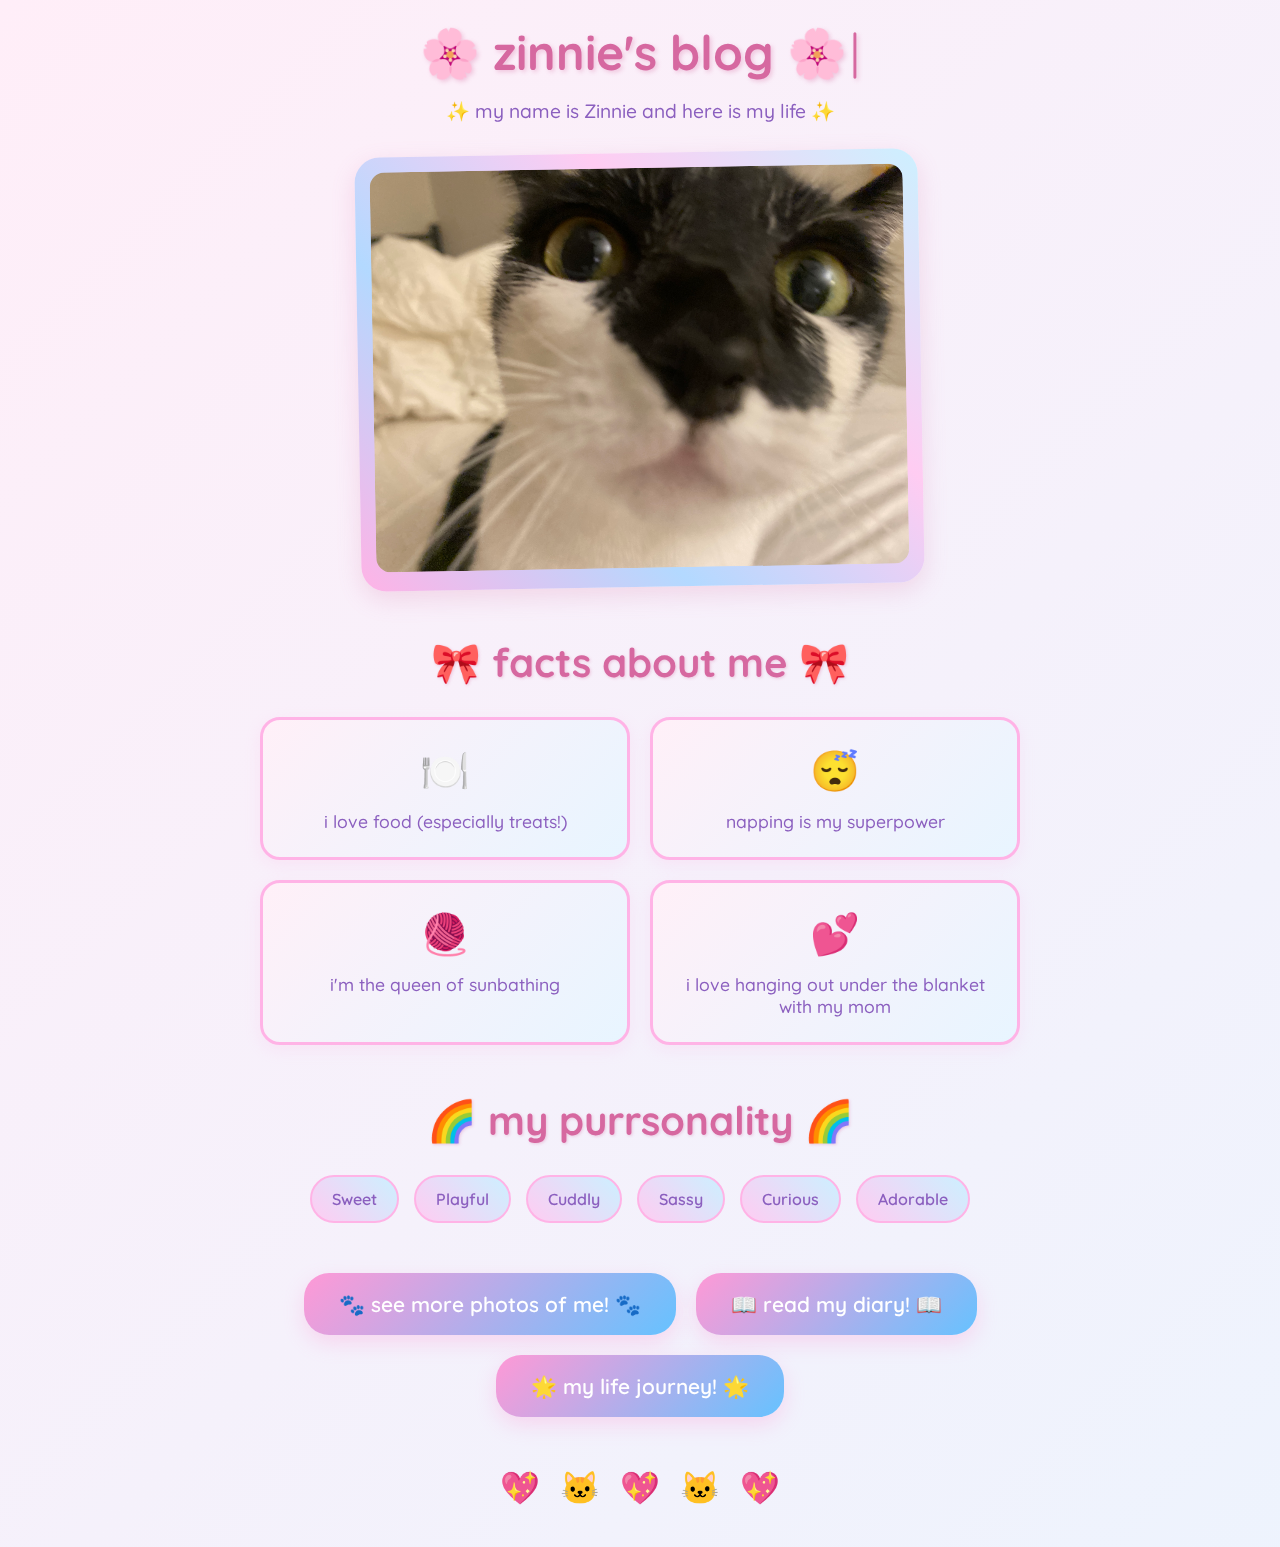
<file: zinnie/index.html>
<!DOCTYPE html>
<html lang="en">
<head>
    <meta charset="UTF-8">
    <meta name="viewport" content="width=device-width, initial-scale=1.0">
    <title>🐱 Zinnie's Purr-fect World 🐱</title>
    <link rel="stylesheet" href="styles.css">
    <link href="https://fonts.googleapis.com/css2?family=Quicksand:wght@300;400;600;700&display=swap" rel="stylesheet">
</head>
<body>
    <!-- Floating Background Elements -->
    <div class="floating-bg">
        <div class="floating-shape cat-shape-1" style="left: 10%; top: -100px; animation-delay: 0s;">🐱</div>
        <div class="floating-shape cat-shape-2" style="left: 70%; top: -150px; animation-delay: -2s;">😺</div>
        <div class="floating-shape cat-shape-3" style="left: 30%; top: -120px; animation-delay: -4s;">🐾</div>
        <div class="floating-shape heart-shape" style="left: 85%; top: -180px; animation-delay: -6s;">💕</div>
        <div class="floating-shape flower-shape" style="left: 15%; top: -140px; animation-delay: -8s;">🌸</div>
        <div class="floating-shape star-shape" style="left: 55%; top: -110px; animation-delay: -10s;">✨</div>
        <div class="floating-shape cat-shape-1" style="left: 90%; top: -160px; animation-delay: -12s;">🐱</div>
        <div class="floating-shape cat-shape-2" style="left: 5%; top: -130px; animation-delay: -14s;">😺</div>
        <div class="floating-shape cat-shape-3" style="left: 75%; top: -170px; animation-delay: -16s;">🐾</div>
        <div class="floating-shape heart-shape" style="left: 40%; top: -190px; animation-delay: -18s;">💕</div>
        <div class="floating-shape flower-shape" style="left: 95%; top: -115px; animation-delay: -1s;">🌸</div>
        <div class="floating-shape star-shape" style="left: 25%; top: -145px; animation-delay: -3s;">✨</div>
    </div>

    <div class="container">
        <div class="header">
            <h1><span class="typing-text" data-text="🌸 zinnie's blog 🌸">🌸 zinnie's blog 🌸</span><span class="cursor">|</span></h1>
            <p>✨ my name is Zinnie and here is my life ✨</p>
            <div class="photo-frame">
                <img src="pictures/IMG_0731.JPG" alt="Zinnie the adorable cat">
            </div>
        </div>

        <div class="aboutme">
            <h2>🎀 facts about me 🎀</h2>
            <div class="facts-container">
                <div class="fact-bubble">
                    <span class="fact-emoji">🍽️</span>
                    <p>i love food (especially treats!)</p>
                </div>
                <div class="fact-bubble">
                    <span class="fact-emoji">😴</span>
                    <p>napping is my superpower</p>
                </div>
                <div class="fact-bubble">
                    <span class="fact-emoji">🧶</span>
                    <p>i'm the queen of sunbathing</p>
                </div>
                <div class="fact-bubble">
                    <span class="fact-emoji">💕</span>
                    <p>i love hanging out under the blanket with my mom</p>
                </div>
            </div>
        </div>

        <div class="personality-section">
            <h2>🌈 my purrsonality 🌈</h2>
            <div class="trait-tags">
                <span class="trait">Sweet</span>
                <span class="trait">Playful</span>
                <span class="trait">Cuddly</span>
                <span class="trait">Sassy</span>
                <span class="trait">Curious</span>
                <span class="trait">Adorable</span>
            </div>
        </div>

        <div class="gallery">
            <button id="myButton">🐾 see more photos of me! 🐾</button>
            <button onclick="window.location.href='diary.html'">📖 read my diary! 📖</button>
            <button onclick="window.location.href='journey.html'">🌟 my life journey! 🌟</button>
        </div>

        <div class="footer-hearts">
            <span>💖</span><span>🐱</span><span>💖</span><span>🐱</span><span>💖</span>
        </div>
    </div>
    <script src="yay.js"></script>
    <script src="cat-animations.js"></script>
</body>
</html>
</file>
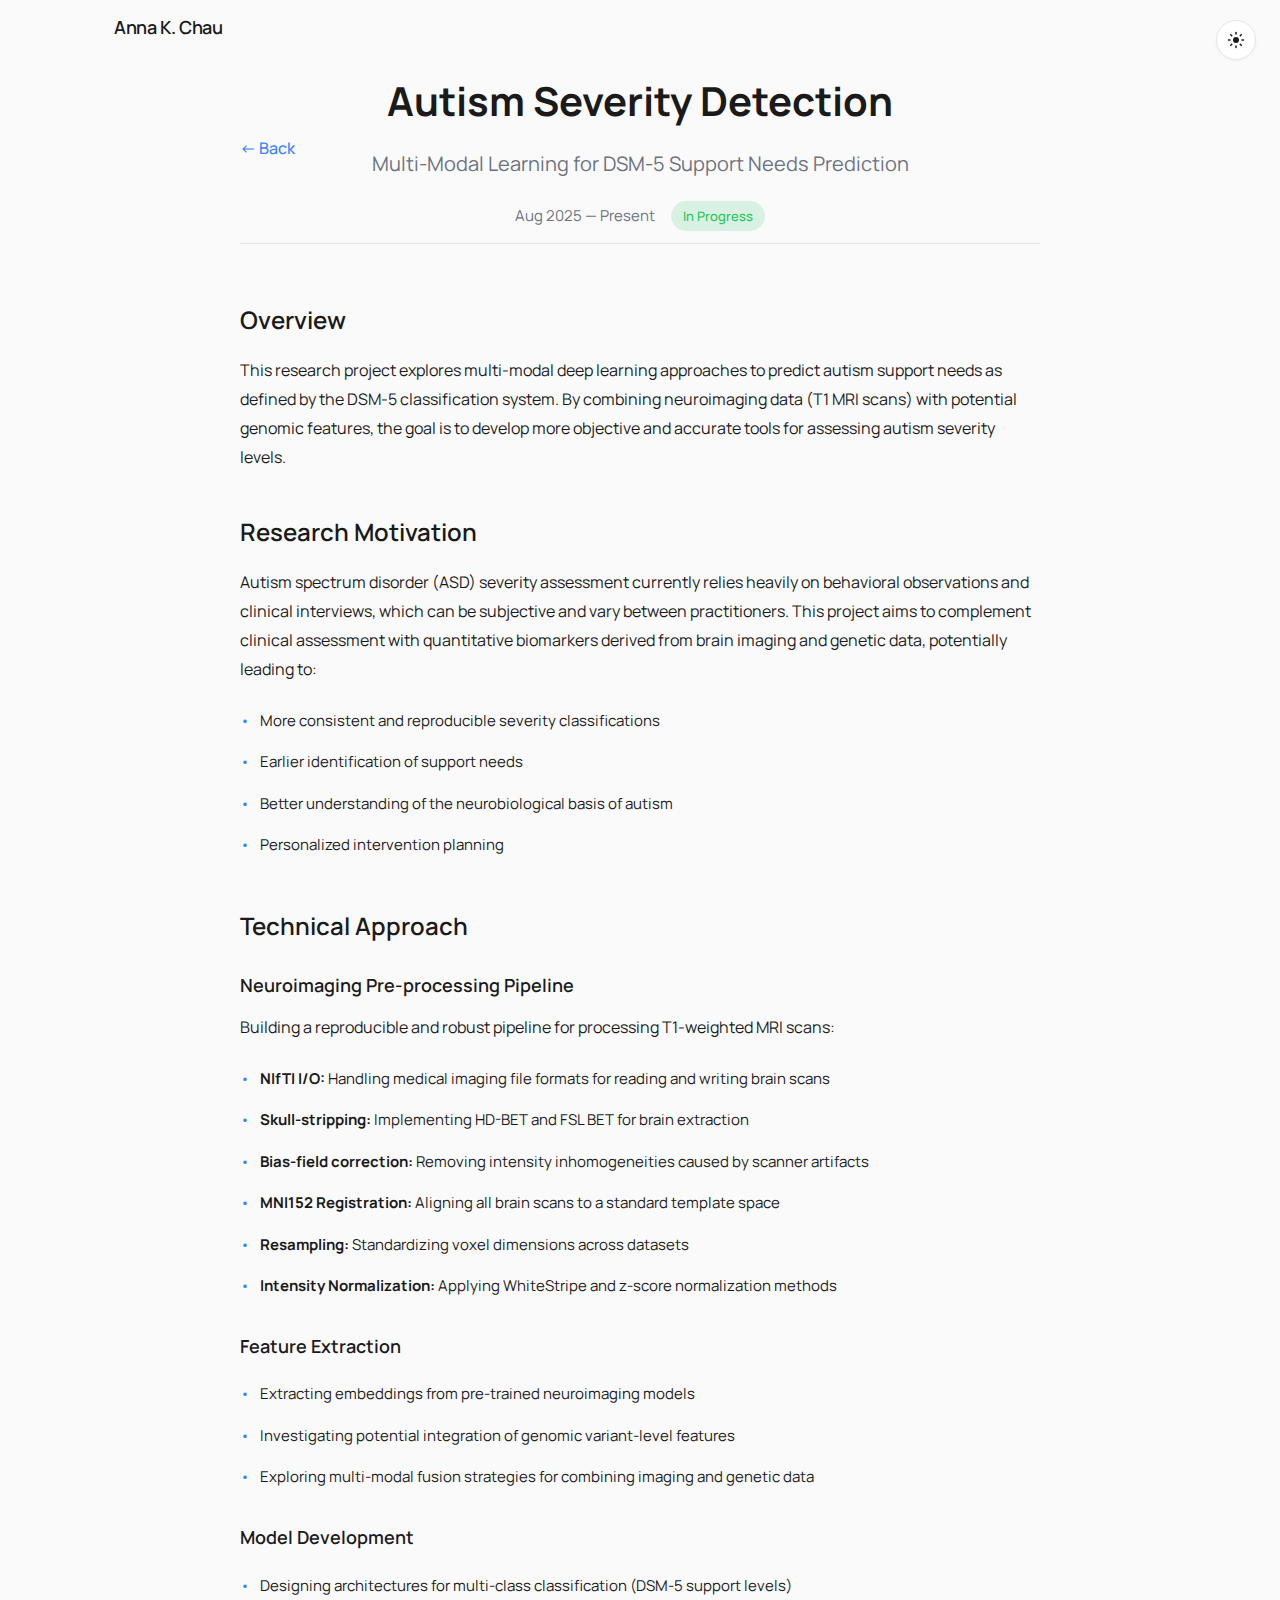
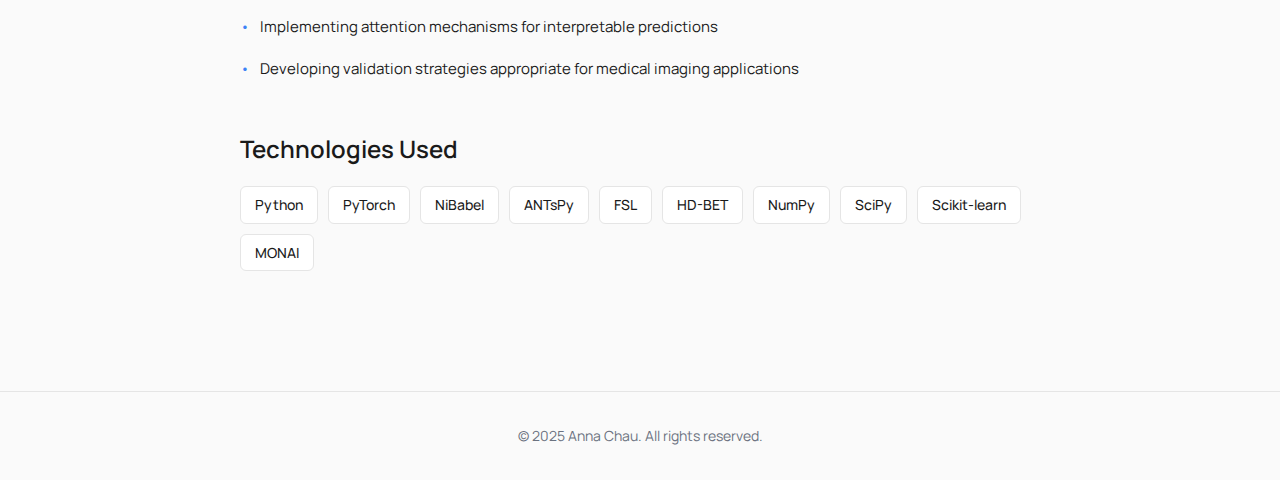
<file: projects/autism-detection.html>
<!DOCTYPE html>
<html lang="en">
<head>
    <meta charset="UTF-8">
    <meta name="viewport" content="width=device-width, initial-scale=1.0">
    <title>Autism Severity Detection - Anna Chau</title>
    <script>
        (function(){
            try{
                var key = 'theme';
                var stored = localStorage.getItem(key);
                if(stored==='dark') document.documentElement.setAttribute('data-theme','dark');
                else if(stored==='light') document.documentElement.removeAttribute('data-theme');
                else if(window.matchMedia && window.matchMedia('(prefers-color-scheme: dark)').matches) document.documentElement.setAttribute('data-theme','dark');
            }catch(e){/* ignore */}
        })();
    </script>
    <link rel="stylesheet" href="../styles/theme.css">
    <link rel="stylesheet" href="../styles.css">
    <link rel="stylesheet" href="project-details.css">
    <script src="../theme.js" defer></script>
    <link rel="preconnect" href="https://fonts.googleapis.com">
    <link rel="preconnect" href="https://fonts.gstatic.com" crossorigin>
    <link href="https://fonts.googleapis.com/css2?family=Manrope:wght@200..800&display=swap" rel="stylesheet">
</head>
<body>
    <button class="theme-toggle" id="theme-toggle" aria-label="Toggle dark mode" title="Toggle dark mode" aria-pressed="false">
        <span class="sr-only">Toggle dark mode</span>
        <svg class="icon icon-sun" width="18" height="18" viewBox="0 0 24 24" fill="none" xmlns="http://www.w3.org/2000/svg" aria-hidden="true" focusable="false">
            <circle cx="12" cy="12" r="4" fill="currentColor"></circle>
            <g stroke="currentColor" stroke-width="2" stroke-linecap="round">
                <path d="M12 2v2"></path>
                <path d="M12 20v2"></path>
                <path d="M4.93 4.93l1.41 1.41"></path>
                <path d="M17.66 17.66l1.41 1.41"></path>
                <path d="M2 12h2"></path>
                <path d="M20 12h2"></path>
                <path d="M4.93 19.07l1.41-1.41"></path>
                <path d="M17.66 6.34l1.41-1.41"></path>
            </g>
        </svg>
        <svg class="icon icon-moon" width="18" height="18" viewBox="0 0 24 24" fill="none" xmlns="http://www.w3.org/2000/svg" aria-hidden="true" focusable="false">
            <path d="M21 12.79A9 9 0 1 1 11.21 3 7 7 0 0 0 21 12.79z" fill="currentColor"></path>
        </svg>
    </button>

    <header>
        <nav class="container project-nav">
            <a href="../index.html" class="logo">Anna K. Chau</a>
        </nav>
    </header>

    <main class="project-detail">
        <div class="container">
            
            <article class="project-article">
                <header class="project-detail-header">
                    <a href="javascript:history.back()" class="back-link">← Back</a>
                    <h1>Autism Severity Detection</h1>
                    <p class="project-subtitle">Multi-Modal Learning for DSM-5 Support Needs Prediction</p>
                    <div class="project-meta">
                        <span class="project-date">Aug 2025 — Present</span>
                        <span class="project-status status-active">In Progress</span>
                    </div>
                </header>

                <section class="project-section">
                    <h2>Overview</h2>
                    <p>This research project explores multi-modal deep learning approaches to predict autism support needs as defined by the DSM-5 classification system. By combining neuroimaging data (T1 MRI scans) with potential genomic features, the goal is to develop more objective and accurate tools for assessing autism severity levels.</p>
                </section>

                <section class="project-section">
                    <h2>Research Motivation</h2>
                    <p>Autism spectrum disorder (ASD) severity assessment currently relies heavily on behavioral observations and clinical interviews, which can be subjective and vary between practitioners. This project aims to complement clinical assessment with quantitative biomarkers derived from brain imaging and genetic data, potentially leading to:</p>
                    <ul>
                        <li>More consistent and reproducible severity classifications</li>
                        <li>Earlier identification of support needs</li>
                        <li>Better understanding of the neurobiological basis of autism</li>
                        <li>Personalized intervention planning</li>
                    </ul>
                </section>

                <section class="project-section">
                    <h2>Technical Approach</h2>
                    
                    <h3>Neuroimaging Pre-processing Pipeline</h3>
                    <p>Building a reproducible and robust pipeline for processing T1-weighted MRI scans:</p>
                    <ul>
                        <li><strong>NIfTI I/O:</strong> Handling medical imaging file formats for reading and writing brain scans</li>
                        <li><strong>Skull-stripping:</strong> Implementing HD-BET and FSL BET for brain extraction</li>
                        <li><strong>Bias-field correction:</strong> Removing intensity inhomogeneities caused by scanner artifacts</li>
                        <li><strong>MNI152 Registration:</strong> Aligning all brain scans to a standard template space</li>
                        <li><strong>Resampling:</strong> Standardizing voxel dimensions across datasets</li>
                        <li><strong>Intensity Normalization:</strong> Applying WhiteStripe and z-score normalization methods</li>
                    </ul>

                    <h3>Feature Extraction</h3>
                    <ul>
                        <li>Extracting embeddings from pre-trained neuroimaging models</li>
                        <li>Investigating potential integration of genomic variant-level features</li>
                        <li>Exploring multi-modal fusion strategies for combining imaging and genetic data</li>
                    </ul>

                    <h3>Model Development</h3>
                    <ul>
                        <li>Designing architectures for multi-class classification (DSM-5 support levels)</li>
                        <li>Implementing attention mechanisms for interpretable predictions</li>
                        <li>Developing validation strategies appropriate for medical imaging applications</li>
                    </ul>
                </section>

                <section class="project-section">
                    <h2>Technologies Used</h2>
                    <div class="tech-grid">
                        <span class="tech-tag">Python</span>
                        <span class="tech-tag">PyTorch</span>
                        <span class="tech-tag">NiBabel</span>
                        <span class="tech-tag">ANTsPy</span>
                        <span class="tech-tag">FSL</span>
                        <span class="tech-tag">HD-BET</span>
                        <span class="tech-tag">NumPy</span>
                        <span class="tech-tag">SciPy</span>
                        <span class="tech-tag">Scikit-learn</span>
                        <span class="tech-tag">MONAI</span>
                    </div>
                </section>

            </article>
        </div>
    </main>

    <footer>
        <div class="container">
            <p>&copy; 2025 Anna Chau. All rights reserved.</p>
        </div>
    </footer>

    <script>
        // Theme toggle functionality
        (function(){
            var btn = document.getElementById('theme-toggle');
            if(!btn) return;
            function updateAria() {
                var isDark = document.documentElement.getAttribute('data-theme') === 'dark';
                btn.setAttribute('aria-pressed', isDark ? 'true' : 'false');
            }
            btn.addEventListener('click', function(){
                if(window.__toggleSiteTheme) window.__toggleSiteTheme();
                else {
                    if(document.documentElement.getAttribute('data-theme') === 'dark') {
                        document.documentElement.removeAttribute('data-theme');
                    } else {
                        document.documentElement.setAttribute('data-theme','dark');
                    }
                }
                updateAria();
            });
            window.addEventListener('themechange', updateAria);
            updateAria();
        })();
    </script>
</body>
</html>
</file>
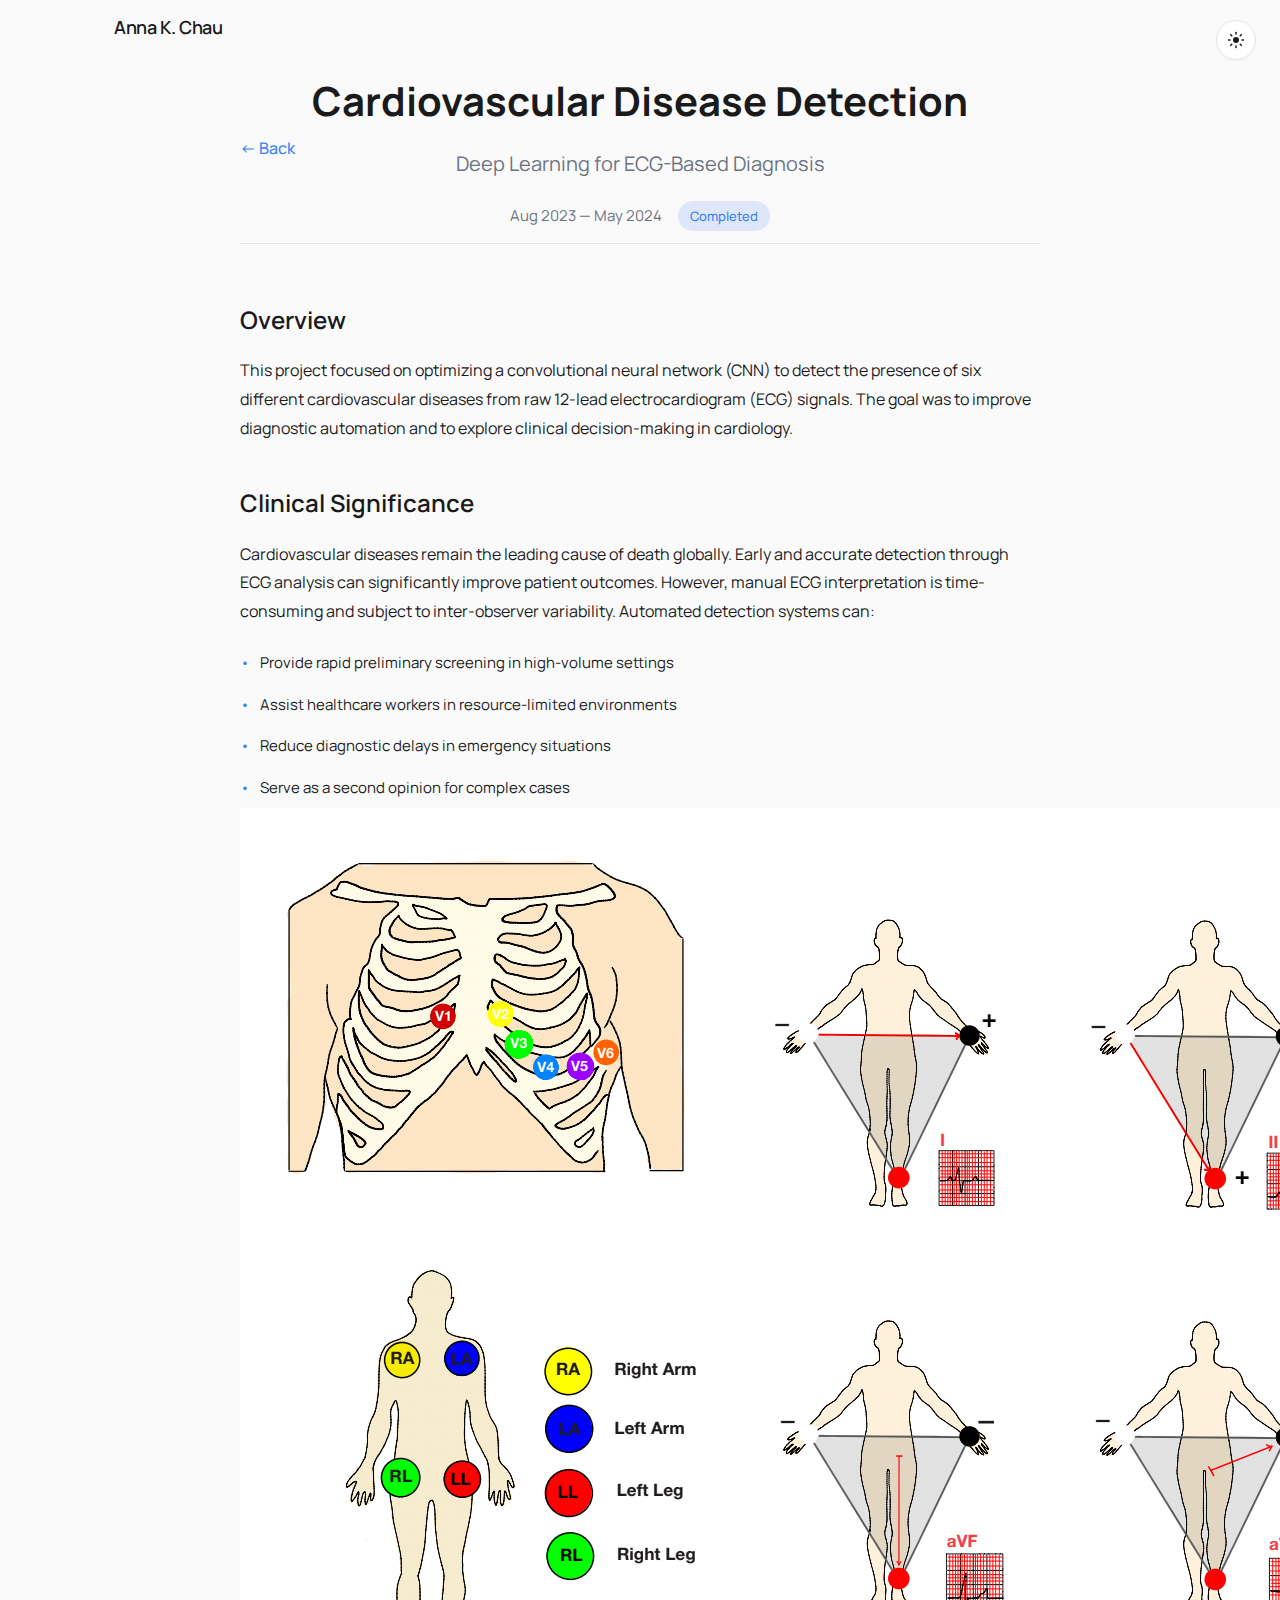
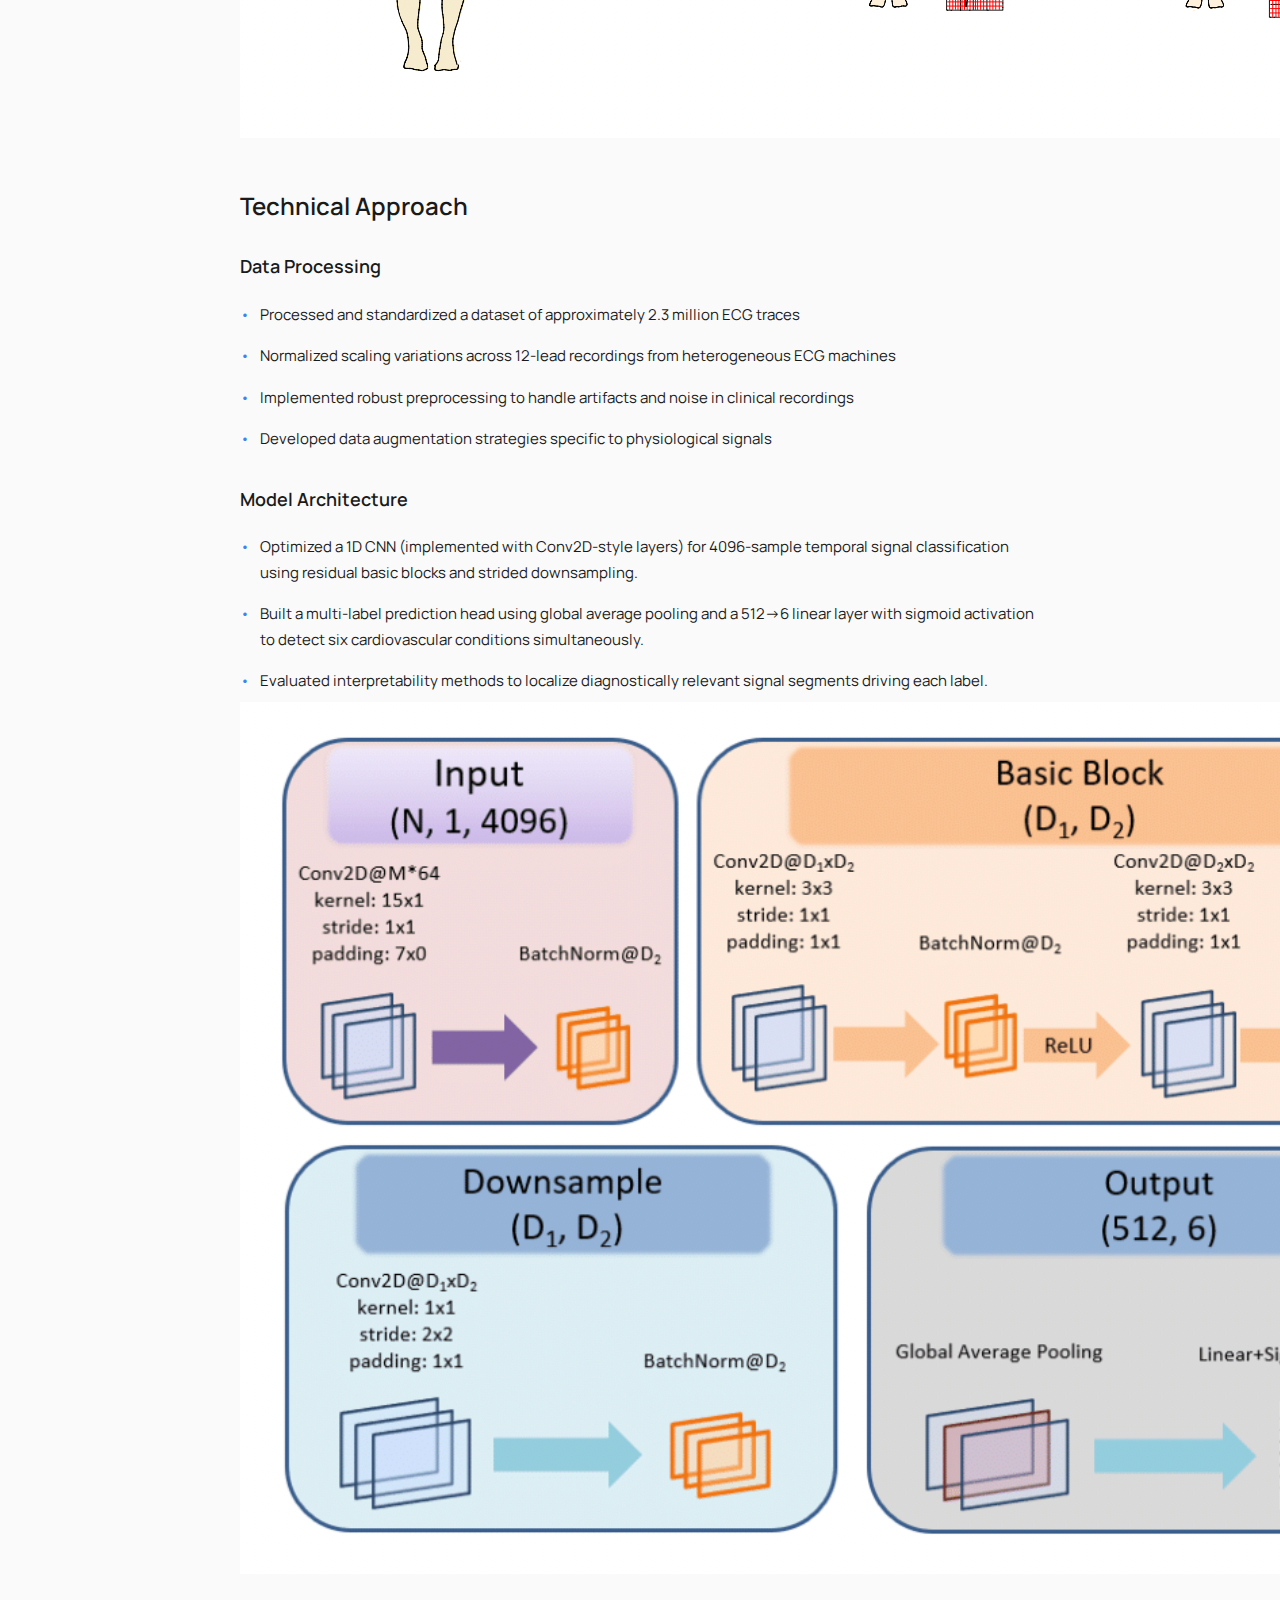
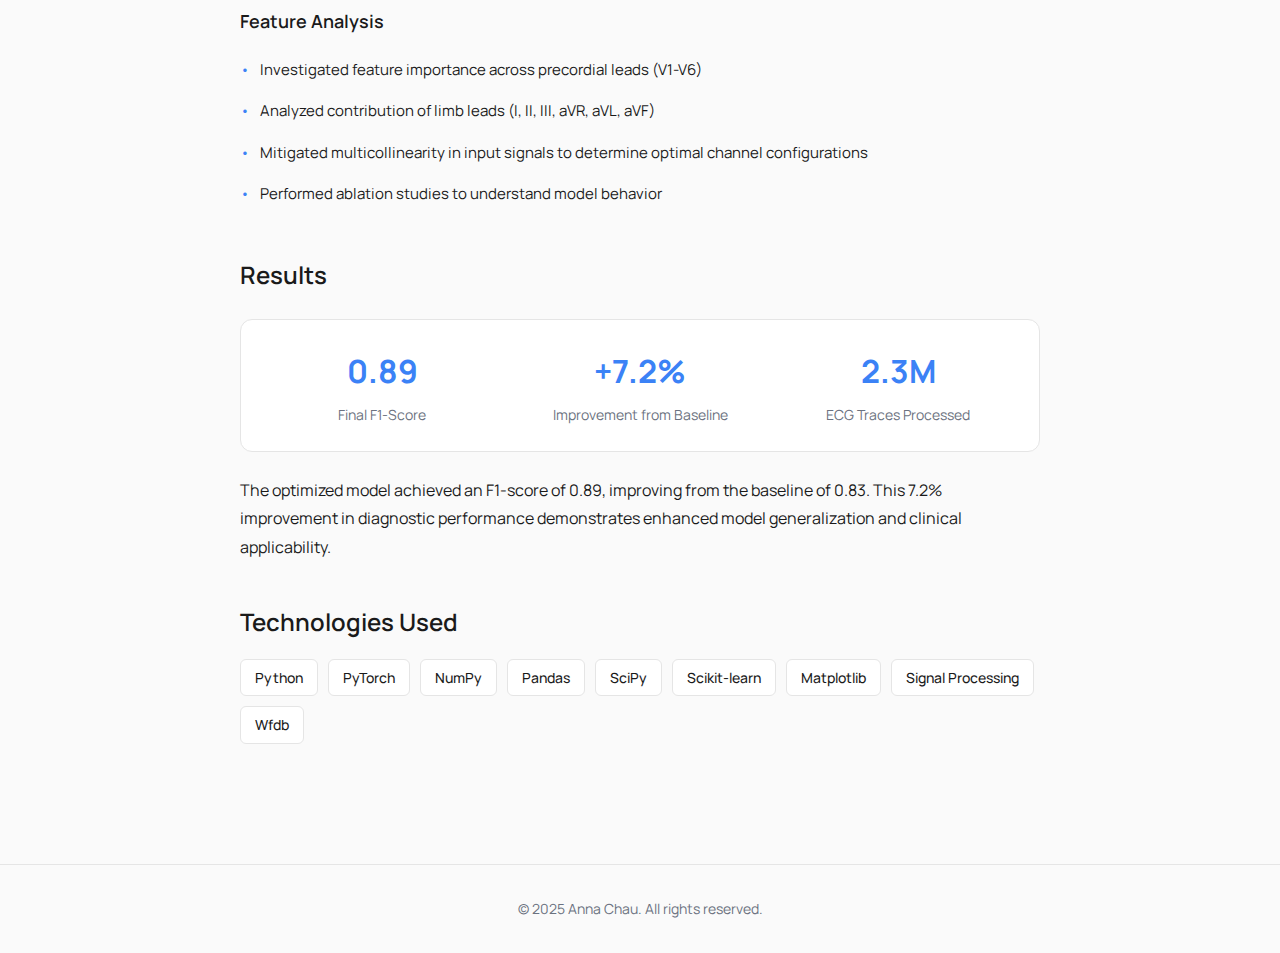
<file: projects/cardiovascular-detection.html>
<!DOCTYPE html>
<html lang="en">
<head>
    <meta charset="UTF-8">
    <meta name="viewport" content="width=device-width, initial-scale=1.0">
    <title>Cardiovascular Disease Detection - Anna Chau</title>
    <script>
        (function(){
            try{
                var key = 'theme';
                var stored = localStorage.getItem(key);
                if(stored==='dark') document.documentElement.setAttribute('data-theme','dark');
                else if(stored==='light') document.documentElement.removeAttribute('data-theme');
                else if(window.matchMedia && window.matchMedia('(prefers-color-scheme: dark)').matches) document.documentElement.setAttribute('data-theme','dark');
            }catch(e){/* ignore */}
        })();
    </script>
    <link rel="stylesheet" href="../styles/theme.css">
    <link rel="stylesheet" href="../styles.css">
    <link rel="stylesheet" href="project-details.css">
    <script src="../theme.js" defer></script>
    <link rel="preconnect" href="https://fonts.googleapis.com">
    <link rel="preconnect" href="https://fonts.gstatic.com" crossorigin>
    <link href="https://fonts.googleapis.com/css2?family=Manrope:wght@200..800&display=swap" rel="stylesheet">
</head>
<body>
    <button class="theme-toggle" id="theme-toggle" aria-label="Toggle dark mode" title="Toggle dark mode" aria-pressed="false">
        <span class="sr-only">Toggle dark mode</span>
        <svg class="icon icon-sun" width="18" height="18" viewBox="0 0 24 24" fill="none" xmlns="http://www.w3.org/2000/svg" aria-hidden="true" focusable="false">
            <circle cx="12" cy="12" r="4" fill="currentColor"></circle>
            <g stroke="currentColor" stroke-width="2" stroke-linecap="round">
                <path d="M12 2v2"></path>
                <path d="M12 20v2"></path>
                <path d="M4.93 4.93l1.41 1.41"></path>
                <path d="M17.66 17.66l1.41 1.41"></path>
                <path d="M2 12h2"></path>
                <path d="M20 12h2"></path>
                <path d="M4.93 19.07l1.41-1.41"></path>
                <path d="M17.66 6.34l1.41-1.41"></path>
            </g>
        </svg>
        <svg class="icon icon-moon" width="18" height="18" viewBox="0 0 24 24" fill="none" xmlns="http://www.w3.org/2000/svg" aria-hidden="true" focusable="false">
            <path d="M21 12.79A9 9 0 1 1 11.21 3 7 7 0 0 0 21 12.79z" fill="currentColor"></path>
        </svg>
    </button>

    <header>
        <nav class="container project-nav">
            <a href="../index.html" class="logo">Anna K. Chau</a>
        </nav>
    </header>

    <main class="project-detail">
        <div class="container">
            
            <article class="project-article">
                <header class="project-detail-header">
                    <a href="javascript:history.back()" class="back-link">← Back</a>
                    <h1>Cardiovascular Disease Detection</h1>
                    <p class="project-subtitle">Deep Learning for ECG-Based Diagnosis</p>
                    <div class="project-meta">
                        <span class="project-date">Aug 2023 — May 2024</span>
                        <span class="project-status status-completed">Completed</span>
                    </div>
                </header>

                <section class="project-section">
                    <h2>Overview</h2>
                    <p>This project focused on optimizing a convolutional neural network (CNN) to detect the presence of six different cardiovascular diseases from raw 12-lead electrocardiogram (ECG) signals. The goal was to improve diagnostic automation and to explore clinical decision-making in cardiology.</p>
                </section>

                <section class="project-section">
                    <h2>Clinical Significance</h2>
                    <p>Cardiovascular diseases remain the leading cause of death globally. Early and accurate detection through ECG analysis can significantly improve patient outcomes. However, manual ECG interpretation is time-consuming and subject to inter-observer variability. Automated detection systems can:</p>
                    <ul>
                        <li>Provide rapid preliminary screening in high-volume settings</li>
                        <li>Assist healthcare workers in resource-limited environments</li>
                        <li>Reduce diagnostic delays in emergency situations</li>
                        <li>Serve as a second opinion for complex cases</li>
                    </ul>
                    <div class="project-image">
                        <img src="../photos/projects/cardiovascular-clinical.png" alt="Clinical significance illustration">
                    </div>
                </section>

                <section class="project-section">
                    <h2>Technical Approach</h2>
                    
                    <h3>Data Processing</h3>
                    <ul>
                        <li>Processed and standardized a dataset of approximately 2.3 million ECG traces</li>
                        <li>Normalized scaling variations across 12-lead recordings from heterogeneous ECG machines</li>
                        <li>Implemented robust preprocessing to handle artifacts and noise in clinical recordings</li>
                        <li>Developed data augmentation strategies specific to physiological signals</li>
                    </ul>

                    <h3>Model Architecture</h3>
                    <ul>
                        <li>Optimized a 1D CNN (implemented with Conv2D-style layers) for 4096-sample temporal signal classification using residual basic blocks and strided downsampling.</li>
                        <li>Built a multi-label prediction head using global average pooling and a 512→6 linear layer with sigmoid activation to detect six cardiovascular conditions simultaneously.</li>
                        <li>Evaluated interpretability methods to localize diagnostically relevant signal segments driving each label.</li>
                    </ul>
                    <div class="project-image">
                        <img src="../photos/projects/cardiovascular-architecture.png" alt="Model architecture diagram">
                    </div>

                    <h3>Feature Analysis</h3>
                    <ul>
                        <li>Investigated feature importance across precordial leads (V1-V6)</li>
                        <li>Analyzed contribution of limb leads (I, II, III, aVR, aVL, aVF)</li>
                        <li>Mitigated multicollinearity in input signals to determine optimal channel configurations</li>
                        <li>Performed ablation studies to understand model behavior</li>
                    </ul>
                </section>

                <section class="project-section">
                    <h2>Results</h2>
                    <div class="results-highlight">
                        <div class="result-item">
                            <span class="result-number">0.89</span>
                            <span class="result-label">Final F1-Score</span>
                        </div>
                        <div class="result-item">
                            <span class="result-number">+7.2%</span>
                            <span class="result-label">Improvement from Baseline</span>
                        </div>
                        <div class="result-item">
                            <span class="result-number">2.3M</span>
                            <span class="result-label">ECG Traces Processed</span>
                        </div>
                    </div>
                    <p>The optimized model achieved an F1-score of 0.89, improving from the baseline of 0.83. This 7.2% improvement in diagnostic performance demonstrates enhanced model generalization and clinical applicability.</p>
                </section>

                <section class="project-section">
                    <h2>Technologies Used</h2>
                    <div class="tech-grid">
                        <span class="tech-tag">Python</span>
                        <span class="tech-tag">PyTorch</span>
                        <span class="tech-tag">NumPy</span>
                        <span class="tech-tag">Pandas</span>
                        <span class="tech-tag">SciPy</span>
                        <span class="tech-tag">Scikit-learn</span>
                        <span class="tech-tag">Matplotlib</span>
                        <span class="tech-tag">Signal Processing</span>
                        <span class="tech-tag">Wfdb</span>
                    </div>
                </section>

            </article>
        </div>
    </main>

    <footer>
        <div class="container">
            <p>&copy; 2025 Anna Chau. All rights reserved.</p>
        </div>
    </footer>

    <script>
        // Theme toggle functionality
        (function(){
            var btn = document.getElementById('theme-toggle');
            if(!btn) return;
            function updateAria() {
                var isDark = document.documentElement.getAttribute('data-theme') === 'dark';
                btn.setAttribute('aria-pressed', isDark ? 'true' : 'false');
            }
            btn.addEventListener('click', function(){
                if(window.__toggleSiteTheme) window.__toggleSiteTheme();
                else {
                    if(document.documentElement.getAttribute('data-theme') === 'dark') {
                        document.documentElement.removeAttribute('data-theme');
                    } else {
                        document.documentElement.setAttribute('data-theme','dark');
                    }
                }
                updateAria();
            });
            window.addEventListener('themechange', updateAria);
            updateAria();
        })();
    </script>
</body>
</html>
</file>
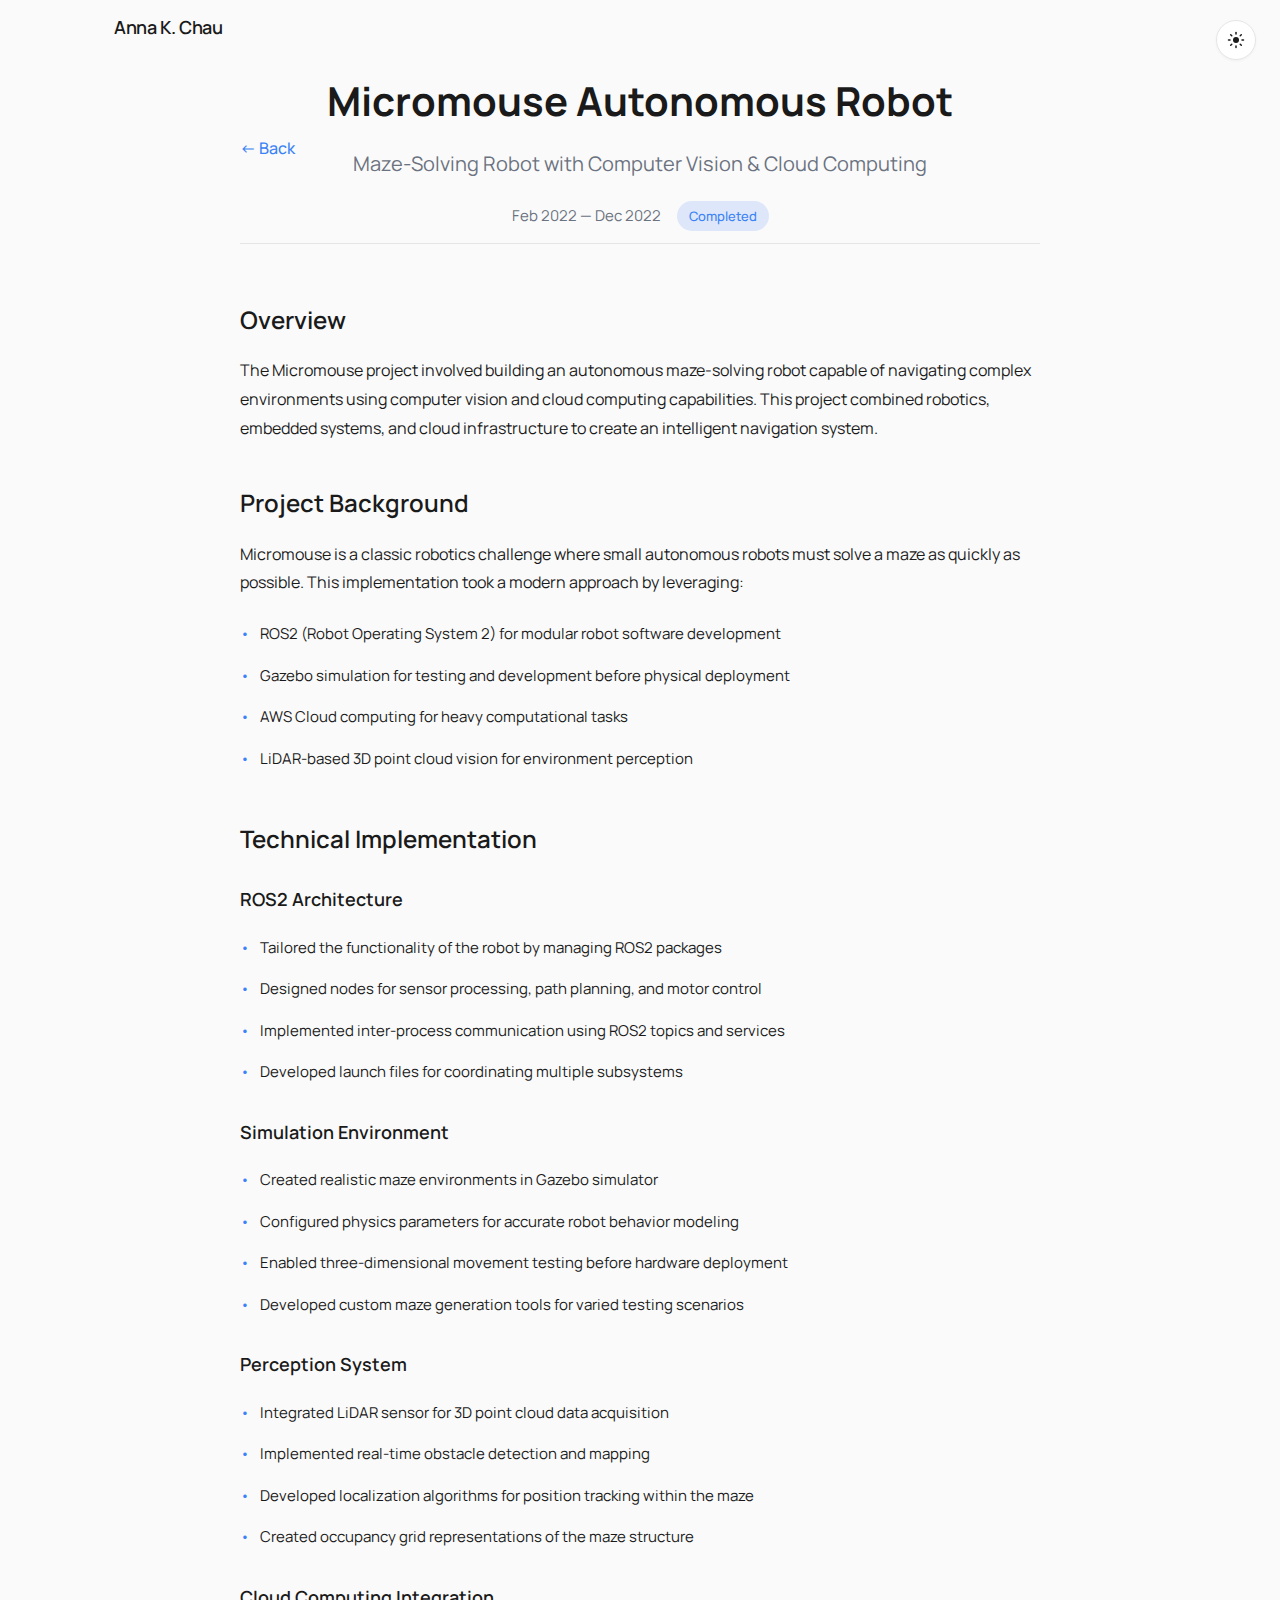
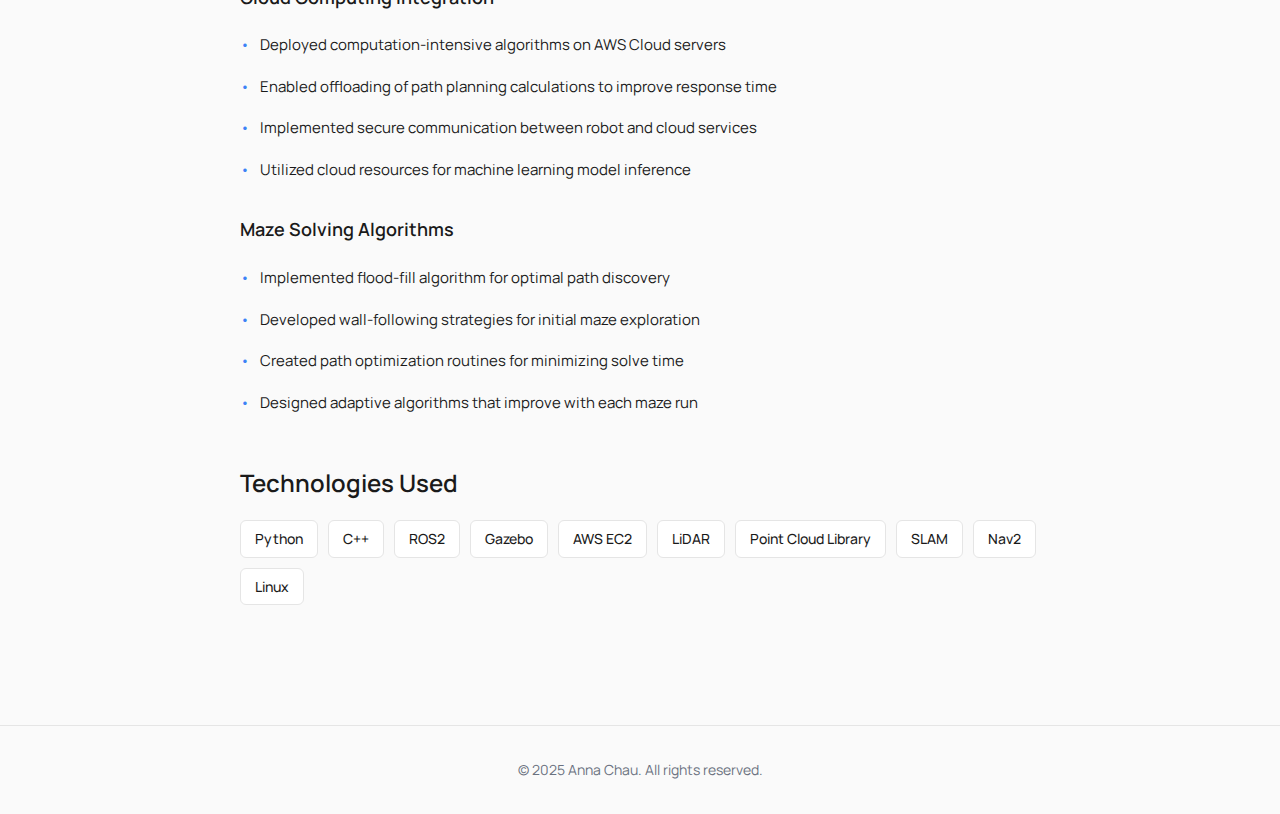
<file: projects/micromouse.html>
<!DOCTYPE html>
<html lang="en">
<head>
    <meta charset="UTF-8">
    <meta name="viewport" content="width=device-width, initial-scale=1.0">
    <title>Micromouse Autonomous Robot - Anna Chau</title>
    <script>
        (function(){
            try{
                var key = 'theme';
                var stored = localStorage.getItem(key);
                if(stored==='dark') document.documentElement.setAttribute('data-theme','dark');
                else if(stored==='light') document.documentElement.removeAttribute('data-theme');
                else if(window.matchMedia && window.matchMedia('(prefers-color-scheme: dark)').matches) document.documentElement.setAttribute('data-theme','dark');
            }catch(e){/* ignore */}
        })();
    </script>
    <link rel="stylesheet" href="../styles/theme.css">
    <link rel="stylesheet" href="../styles.css">
    <link rel="stylesheet" href="project-details.css">
    <script src="../theme.js" defer></script>
    <link rel="preconnect" href="https://fonts.googleapis.com">
    <link rel="preconnect" href="https://fonts.gstatic.com" crossorigin>
    <link href="https://fonts.googleapis.com/css2?family=Manrope:wght@200..800&display=swap" rel="stylesheet">
</head>
<body>
    <button class="theme-toggle" id="theme-toggle" aria-label="Toggle dark mode" title="Toggle dark mode" aria-pressed="false">
        <span class="sr-only">Toggle dark mode</span>
        <svg class="icon icon-sun" width="18" height="18" viewBox="0 0 24 24" fill="none" xmlns="http://www.w3.org/2000/svg" aria-hidden="true" focusable="false">
            <circle cx="12" cy="12" r="4" fill="currentColor"></circle>
            <g stroke="currentColor" stroke-width="2" stroke-linecap="round">
                <path d="M12 2v2"></path>
                <path d="M12 20v2"></path>
                <path d="M4.93 4.93l1.41 1.41"></path>
                <path d="M17.66 17.66l1.41 1.41"></path>
                <path d="M2 12h2"></path>
                <path d="M20 12h2"></path>
                <path d="M4.93 19.07l1.41-1.41"></path>
                <path d="M17.66 6.34l1.41-1.41"></path>
            </g>
        </svg>
        <svg class="icon icon-moon" width="18" height="18" viewBox="0 0 24 24" fill="none" xmlns="http://www.w3.org/2000/svg" aria-hidden="true" focusable="false">
            <path d="M21 12.79A9 9 0 1 1 11.21 3 7 7 0 0 0 21 12.79z" fill="currentColor"></path>
        </svg>
    </button>

    <header>
        <nav class="container project-nav">
            <a href="../index.html" class="logo">Anna K. Chau</a>
        </nav>
    </header>

    <main class="project-detail">
        <div class="container">
            
            <article class="project-article">
                <header class="project-detail-header">
                    <a href="javascript:history.back()" class="back-link">← Back</a>
                    <h1>Micromouse Autonomous Robot</h1>
                    <p class="project-subtitle">Maze-Solving Robot with Computer Vision & Cloud Computing</p>
                    <div class="project-meta">
                        <span class="project-date">Feb 2022 — Dec 2022</span>
                        <span class="project-status status-completed">Completed</span>
                    </div>
                </header>

                <section class="project-section">
                    <h2>Overview</h2>
                    <p>The Micromouse project involved building an autonomous maze-solving robot capable of navigating complex environments using computer vision and cloud computing capabilities. This project combined robotics, embedded systems, and cloud infrastructure to create an intelligent navigation system.</p>
                </section>

                <section class="project-section">
                    <h2>Project Background</h2>
                    <p>Micromouse is a classic robotics challenge where small autonomous robots must solve a maze as quickly as possible. This implementation took a modern approach by leveraging:</p>
                    <ul>
                        <li>ROS2 (Robot Operating System 2) for modular robot software development</li>
                        <li>Gazebo simulation for testing and development before physical deployment</li>
                        <li>AWS Cloud computing for heavy computational tasks</li>
                        <li>LiDAR-based 3D point cloud vision for environment perception</li>
                    </ul>
                </section>

                <section class="project-section">
                    <h2>Technical Implementation</h2>
                    
                    <h3>ROS2 Architecture</h3>
                    <ul>
                        <li>Tailored the functionality of the robot by managing ROS2 packages</li>
                        <li>Designed nodes for sensor processing, path planning, and motor control</li>
                        <li>Implemented inter-process communication using ROS2 topics and services</li>
                        <li>Developed launch files for coordinating multiple subsystems</li>
                    </ul>

                    <h3>Simulation Environment</h3>
                    <ul>
                        <li>Created realistic maze environments in Gazebo simulator</li>
                        <li>Configured physics parameters for accurate robot behavior modeling</li>
                        <li>Enabled three-dimensional movement testing before hardware deployment</li>
                        <li>Developed custom maze generation tools for varied testing scenarios</li>
                    </ul>

                    <h3>Perception System</h3>
                    <ul>
                        <li>Integrated LiDAR sensor for 3D point cloud data acquisition</li>
                        <li>Implemented real-time obstacle detection and mapping</li>
                        <li>Developed localization algorithms for position tracking within the maze</li>
                        <li>Created occupancy grid representations of the maze structure</li>
                    </ul>

                    <h3>Cloud Computing Integration</h3>
                    <ul>
                        <li>Deployed computation-intensive algorithms on AWS Cloud servers</li>
                        <li>Enabled offloading of path planning calculations to improve response time</li>
                        <li>Implemented secure communication between robot and cloud services</li>
                        <li>Utilized cloud resources for machine learning model inference</li>
                    </ul>

                    <h3>Maze Solving Algorithms</h3>
                    <ul>
                        <li>Implemented flood-fill algorithm for optimal path discovery</li>
                        <li>Developed wall-following strategies for initial maze exploration</li>
                        <li>Created path optimization routines for minimizing solve time</li>
                        <li>Designed adaptive algorithms that improve with each maze run</li>
                    </ul>
                </section>

                <section class="project-section">
                    <h2>Technologies Used</h2>
                    <div class="tech-grid">
                        <span class="tech-tag">Python</span>
                        <span class="tech-tag">C++</span>
                        <span class="tech-tag">ROS2</span>
                        <span class="tech-tag">Gazebo</span>
                        <span class="tech-tag">AWS EC2</span>
                        <span class="tech-tag">LiDAR</span>
                        <span class="tech-tag">Point Cloud Library</span>
                        <span class="tech-tag">SLAM</span>
                        <span class="tech-tag">Nav2</span>
                        <span class="tech-tag">Linux</span>
                    </div>
                </section>


            </article>
        </div>
    </main>

    <footer>
        <div class="container">
            <p>&copy; 2025 Anna Chau. All rights reserved.</p>
        </div>
    </footer>

    <script>
        // Theme toggle functionality
        (function(){
            var btn = document.getElementById('theme-toggle');
            if(!btn) return;
            function updateAria() {
                var isDark = document.documentElement.getAttribute('data-theme') === 'dark';
                btn.setAttribute('aria-pressed', isDark ? 'true' : 'false');
            }
            btn.addEventListener('click', function(){
                if(window.__toggleSiteTheme) window.__toggleSiteTheme();
                else {
                    if(document.documentElement.getAttribute('data-theme') === 'dark') {
                        document.documentElement.removeAttribute('data-theme');
                    } else {
                        document.documentElement.setAttribute('data-theme','dark');
                    }
                }
                updateAria();
            });
            window.addEventListener('themechange', updateAria);
            updateAria();
        })();
    </script>
</body>
</html>
</file>
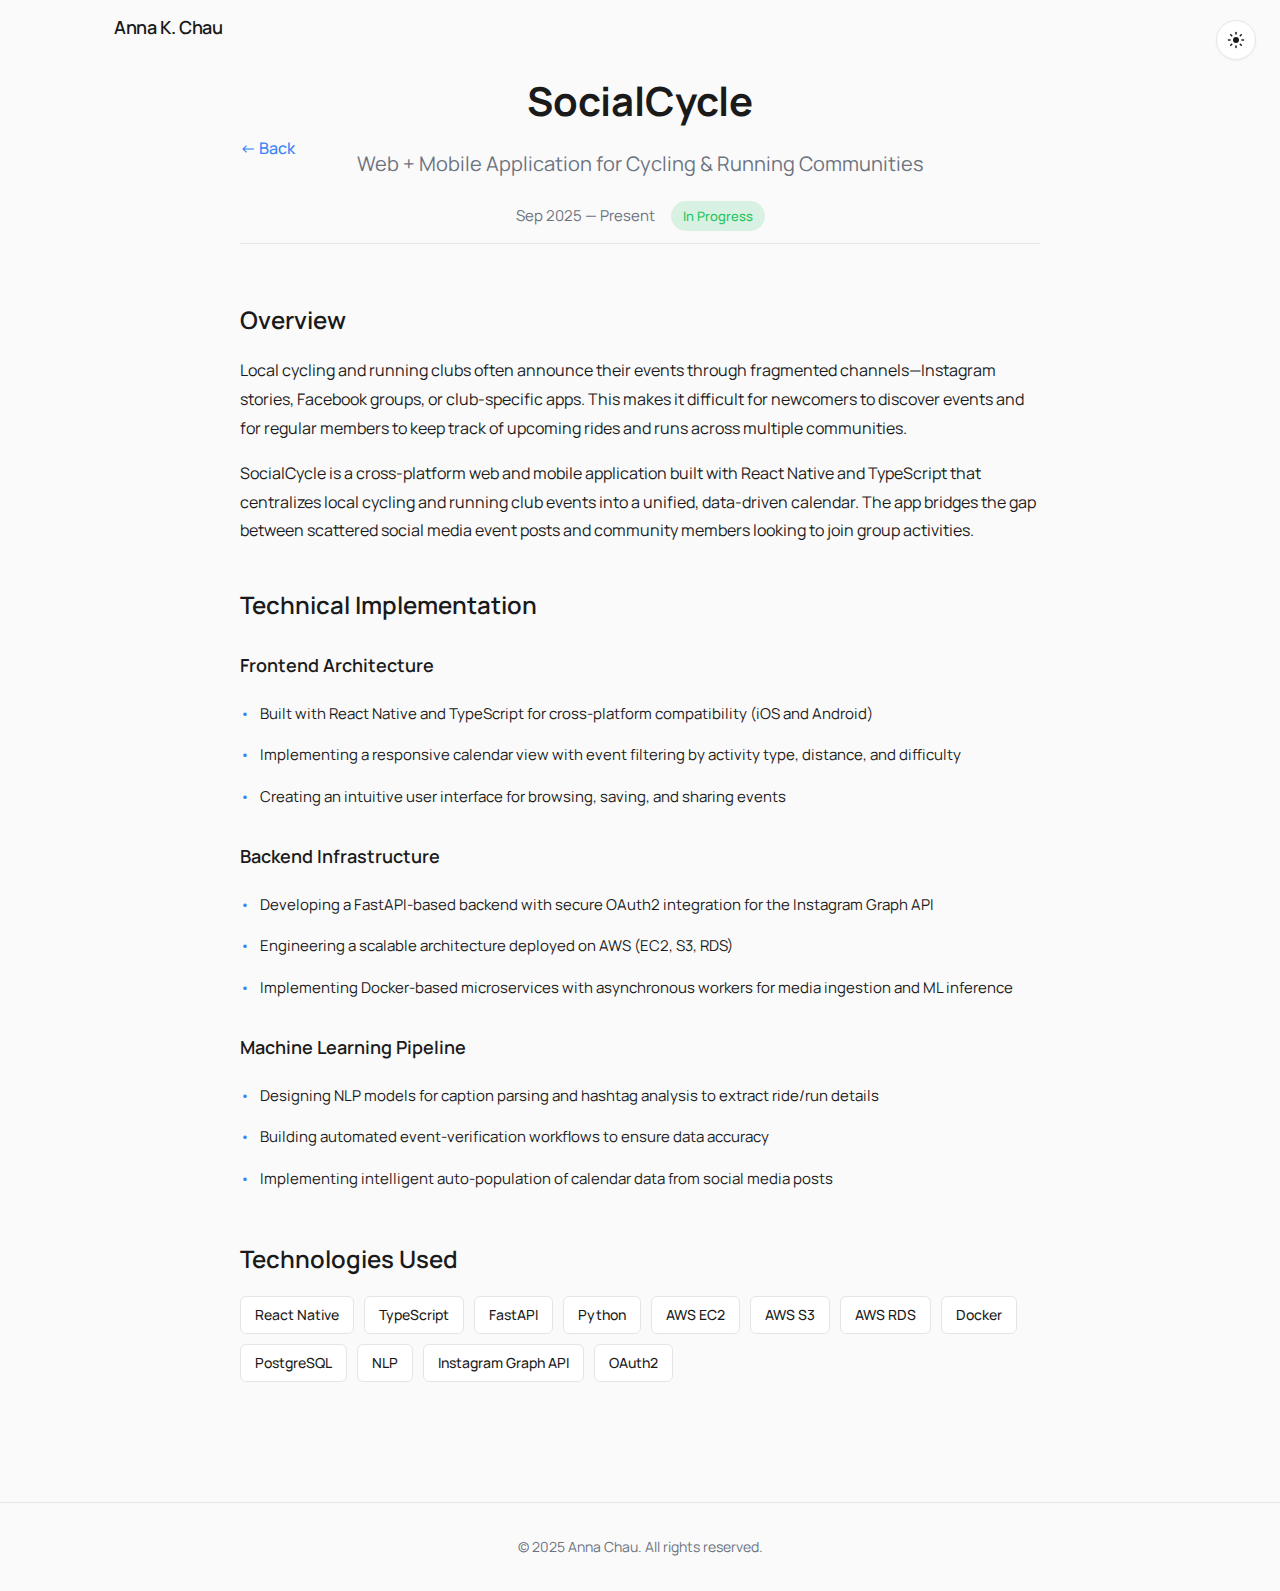
<file: projects/socialcycle.html>
<!DOCTYPE html>
<html lang="en">
<head>
    <meta charset="UTF-8">
    <meta name="viewport" content="width=device-width, initial-scale=1.0">
    <title>SocialCycle - Anna Chau</title>
    <script>
        (function(){
            try{
                var key = 'theme';
                var stored = localStorage.getItem(key);
                if(stored==='dark') document.documentElement.setAttribute('data-theme','dark');
                else if(stored==='light') document.documentElement.removeAttribute('data-theme');
                else if(window.matchMedia && window.matchMedia('(prefers-color-scheme: dark)').matches) document.documentElement.setAttribute('data-theme','dark');
            }catch(e){/* ignore */}
        })();
    </script>
    <link rel="stylesheet" href="../styles/theme.css">
    <link rel="stylesheet" href="../styles.css">
    <link rel="stylesheet" href="project-details.css">
    <script src="../theme.js" defer></script>
    <link rel="preconnect" href="https://fonts.googleapis.com">
    <link rel="preconnect" href="https://fonts.gstatic.com" crossorigin>
    <link href="https://fonts.googleapis.com/css2?family=Manrope:wght@200..800&display=swap" rel="stylesheet">
</head>
<body>
    <button class="theme-toggle" id="theme-toggle" aria-label="Toggle dark mode" title="Toggle dark mode" aria-pressed="false">
        <span class="sr-only">Toggle dark mode</span>
        <svg class="icon icon-sun" width="18" height="18" viewBox="0 0 24 24" fill="none" xmlns="http://www.w3.org/2000/svg" aria-hidden="true" focusable="false">
            <circle cx="12" cy="12" r="4" fill="currentColor"></circle>
            <g stroke="currentColor" stroke-width="2" stroke-linecap="round">
                <path d="M12 2v2"></path>
                <path d="M12 20v2"></path>
                <path d="M4.93 4.93l1.41 1.41"></path>
                <path d="M17.66 17.66l1.41 1.41"></path>
                <path d="M2 12h2"></path>
                <path d="M20 12h2"></path>
                <path d="M4.93 19.07l1.41-1.41"></path>
                <path d="M17.66 6.34l1.41-1.41"></path>
            </g>
        </svg>
        <svg class="icon icon-moon" width="18" height="18" viewBox="0 0 24 24" fill="none" xmlns="http://www.w3.org/2000/svg" aria-hidden="true" focusable="false">
            <path d="M21 12.79A9 9 0 1 1 11.21 3 7 7 0 0 0 21 12.79z" fill="currentColor"></path>
        </svg>
    </button>

    <header>
        <nav class="container project-nav">
            <a href="../index.html" class="logo">Anna K. Chau</a>
        </nav>
    </header>

    <main class="project-detail">
        <div class="container">
            
            <article class="project-article">
                <header class="project-detail-header">
                    <a href="javascript:history.back()" class="back-link">← Back</a>
                    <h1>SocialCycle</h1>
                    <p class="project-subtitle">Web + Mobile Application for Cycling & Running Communities</p>
                    <div class="project-meta">
                        <span class="project-date">Sep 2025 — Present</span>
                        <span class="project-status status-active">In Progress</span>
                    </div>
                </header>

                <section class="project-section">
                    <h2>Overview</h2>
                    <p>Local cycling and running clubs often announce their events through fragmented channels—Instagram stories, Facebook groups, or club-specific apps. This makes it difficult for newcomers to discover events and for regular members to keep track of upcoming rides and runs across multiple communities.</p>
                    <p>SocialCycle is a cross-platform web and mobile application built with React Native and TypeScript that centralizes local cycling and running club events into a unified, data-driven calendar. The app bridges the gap between scattered social media event posts and community members looking to join group activities.

                    </p>
                </section>


                <section class="project-section">
                    <h2>Technical Implementation</h2>
                    
                    <h3>Frontend Architecture</h3>
                    <ul>
                        <li>Built with React Native and TypeScript for cross-platform compatibility (iOS and Android)</li>
                        <li>Implementing a responsive calendar view with event filtering by activity type, distance, and difficulty</li>
                        <li>Creating an intuitive user interface for browsing, saving, and sharing events</li>
                    </ul>

                    <h3>Backend Infrastructure</h3>
                    <ul>
                        <li>Developing a FastAPI-based backend with secure OAuth2 integration for the Instagram Graph API</li>
                        <li>Engineering a scalable architecture deployed on AWS (EC2, S3, RDS)</li>
                        <li>Implementing Docker-based microservices with asynchronous workers for media ingestion and ML inference</li>
                    </ul>

                    <h3>Machine Learning Pipeline</h3>
                    <ul>
                        <li>Designing NLP models for caption parsing and hashtag analysis to extract ride/run details</li>
                        <li>Building automated event-verification workflows to ensure data accuracy</li>
                        <li>Implementing intelligent auto-population of calendar data from social media posts</li>
                    </ul>
                </section>

                <section class="project-section">
                    <h2>Technologies Used</h2>
                    <div class="tech-grid">
                        <span class="tech-tag">React Native</span>
                        <span class="tech-tag">TypeScript</span>
                        <span class="tech-tag">FastAPI</span>
                        <span class="tech-tag">Python</span>
                        <span class="tech-tag">AWS EC2</span>
                        <span class="tech-tag">AWS S3</span>
                        <span class="tech-tag">AWS RDS</span>
                        <span class="tech-tag">Docker</span>
                        <span class="tech-tag">PostgreSQL</span>
                        <span class="tech-tag">NLP</span>
                        <span class="tech-tag">Instagram Graph API</span>
                        <span class="tech-tag">OAuth2</span>
                    </div>
                </section>

            </article>
        </div>
    </main>

    <footer>
        <div class="container">
            <p>&copy; 2025 Anna Chau. All rights reserved.</p>
        </div>
    </footer>

    <script>
        // Theme toggle functionality
        (function(){
            var btn = document.getElementById('theme-toggle');
            if(!btn) return;
            function updateAria() {
                var isDark = document.documentElement.getAttribute('data-theme') === 'dark';
                btn.setAttribute('aria-pressed', isDark ? 'true' : 'false');
            }
            btn.addEventListener('click', function(){
                if(window.__toggleSiteTheme) window.__toggleSiteTheme();
                else {
                    if(document.documentElement.getAttribute('data-theme') === 'dark') {
                        document.documentElement.removeAttribute('data-theme');
                    } else {
                        document.documentElement.setAttribute('data-theme','dark');
                    }
                }
                updateAria();
            });
            window.addEventListener('themechange', updateAria);
            updateAria();
        })();
    </script>
</body>
</html>
</file>
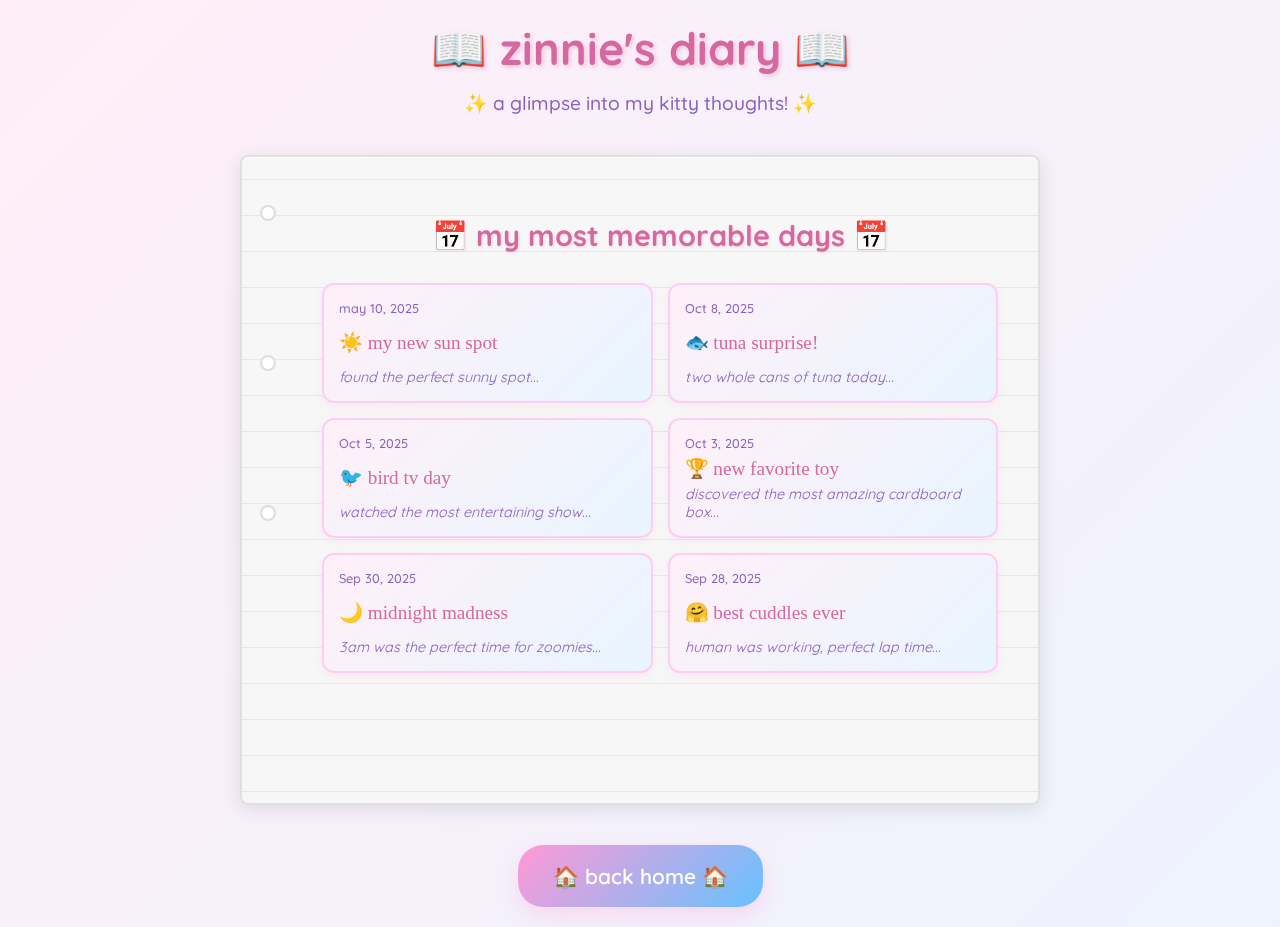
<file: zinnie/diary.html>
<!DOCTYPE html>
<html lang="en">
<head>
    <meta charset="UTF-8">
    <meta name="viewport" content="width=device-width, initial-scale=1.0">
    <title>📖 Zinnie's Secret Diary 📖</title>
    <link rel="stylesheet" href="styles.css">
    <link href="https://fonts.googleapis.com/css2?family=Quicksand:wght@300;400;600;700&family=Caveat:wght@400;600;700&display=swap" rel="stylesheet">
</head>
<body>
    <!-- Floating Background Elements -->
    <div class="floating-bg">
        <div class="floating-shape cat-shape-1" style="left: 10%; top: -100px; animation-delay: 0s;">🐱</div>
        <div class="floating-shape cat-shape-2" style="left: 70%; top: -150px; animation-delay: -2s;">😺</div>
        <div class="floating-shape cat-shape-3" style="left: 30%; top: -120px; animation-delay: -4s;">🐾</div>
        <div class="floating-shape heart-shape" style="left: 85%; top: -180px; animation-delay: -6s;">💕</div>
        <div class="floating-shape flower-shape" style="left: 15%; top: -140px; animation-delay: -8s;">🌸</div>
        <div class="floating-shape star-shape" style="left: 55%; top: -110px; animation-delay: -10s;">✨</div>
        <div class="floating-shape cat-shape-1" style="left: 90%; top: -160px; animation-delay: -12s;">🐱</div>
        <div class="floating-shape cat-shape-2" style="left: 5%; top: -130px; animation-delay: -14s;">😺</div>
        <div class="floating-shape cat-shape-3" style="left: 75%; top: -170px; animation-delay: -16s;">🐾</div>
        <div class="floating-shape heart-shape" style="left: 40%; top: -190px; animation-delay: -18s;">💕</div>
        <div class="floating-shape flower-shape" style="left: 95%; top: -115px; animation-delay: -1s;">🌸</div>
        <div class="floating-shape star-shape" style="left: 25%; top: -145px; animation-delay: -3s;">✨</div>
    </div>

    <div class="diary-container">
        <div class="diary-header">
            <h1>📖 zinnie's diary 📖</h1>
            <p>✨ a glimpse into my kitty thoughts! ✨</p>
        </div>

                <div class="notepad-container" id="notepadContainer">
            <div class="notepad-page">
                <div class="notepad-header">
                    <h3>📅 my most memorable days 📅</h3>
                </div>
                <div class="entries-grid">
                    <div class="entry-box" onclick="openEntry('sunny-nap')">
                        <div class="entry-date">may 10, 2025</div>
                        <div class="entry-title">☀️  my new sun spot</div>
                        <div class="entry-preview">found the perfect sunny spot...</div>
                    </div>
                    
                    <div class="entry-box" onclick="openEntry('treat-adventure')">
                        <div class="entry-date">Oct 8, 2025</div>
                        <div class="entry-title">🐟 tuna surprise!</div>
                        <div class="entry-preview">two whole cans of tuna today...</div>
                    </div>
                    
                    <div class="entry-box" onclick="openEntry('bird-watching')">
                        <div class="entry-date">Oct 5, 2025</div>
                        <div class="entry-title">🐦 bird tv day</div>
                        <div class="entry-preview">watched the most entertaining show...</div>
                    </div>
                    
                    <div class="entry-box" onclick="openEntry('toy-discovery')">
                        <div class="entry-date">Oct 3, 2025</div>
                        <div class="entry-title">🏆 new favorite toy</div>
                        <div class="entry-preview">discovered the most amazing cardboard box...</div>
                    </div>
                    
                    <div class="entry-box" onclick="openEntry('midnight-zoomies')">
                        <div class="entry-date">Sep 30, 2025</div>
                        <div class="entry-title">🌙 midnight madness</div>
                        <div class="entry-preview">3am was the perfect time for zoomies...</div>
                    </div>
                    
                    <div class="entry-box" onclick="openEntry('cuddle-session')">
                        <div class="entry-date">Sep 28, 2025</div>
                        <div class="entry-title">🤗 best cuddles ever</div>
                        <div class="entry-preview">human was working, perfect lap time...</div>
                    </div>
                </div>
            </div>
        </div>

        <div class="diary-nav">
            <button onclick="window.location.href='index.html'">🏠 back home 🏠</button>
        </div>
    </div>

    <!-- Entry Modal -->
    <div class="entry-modal" id="entryModal">
        <div class="modal-content">
            <span class="close-btn" onclick="closeEntry()">&times;</span>
            <div class="entry-content" id="entryContent">
                <!-- Entry content will be loaded here -->
            </div>
        </div>
    </div>

    <script src="diary.js"></script>
    <script src="cat-animations.js"></script>
</body>
</html>
</file>
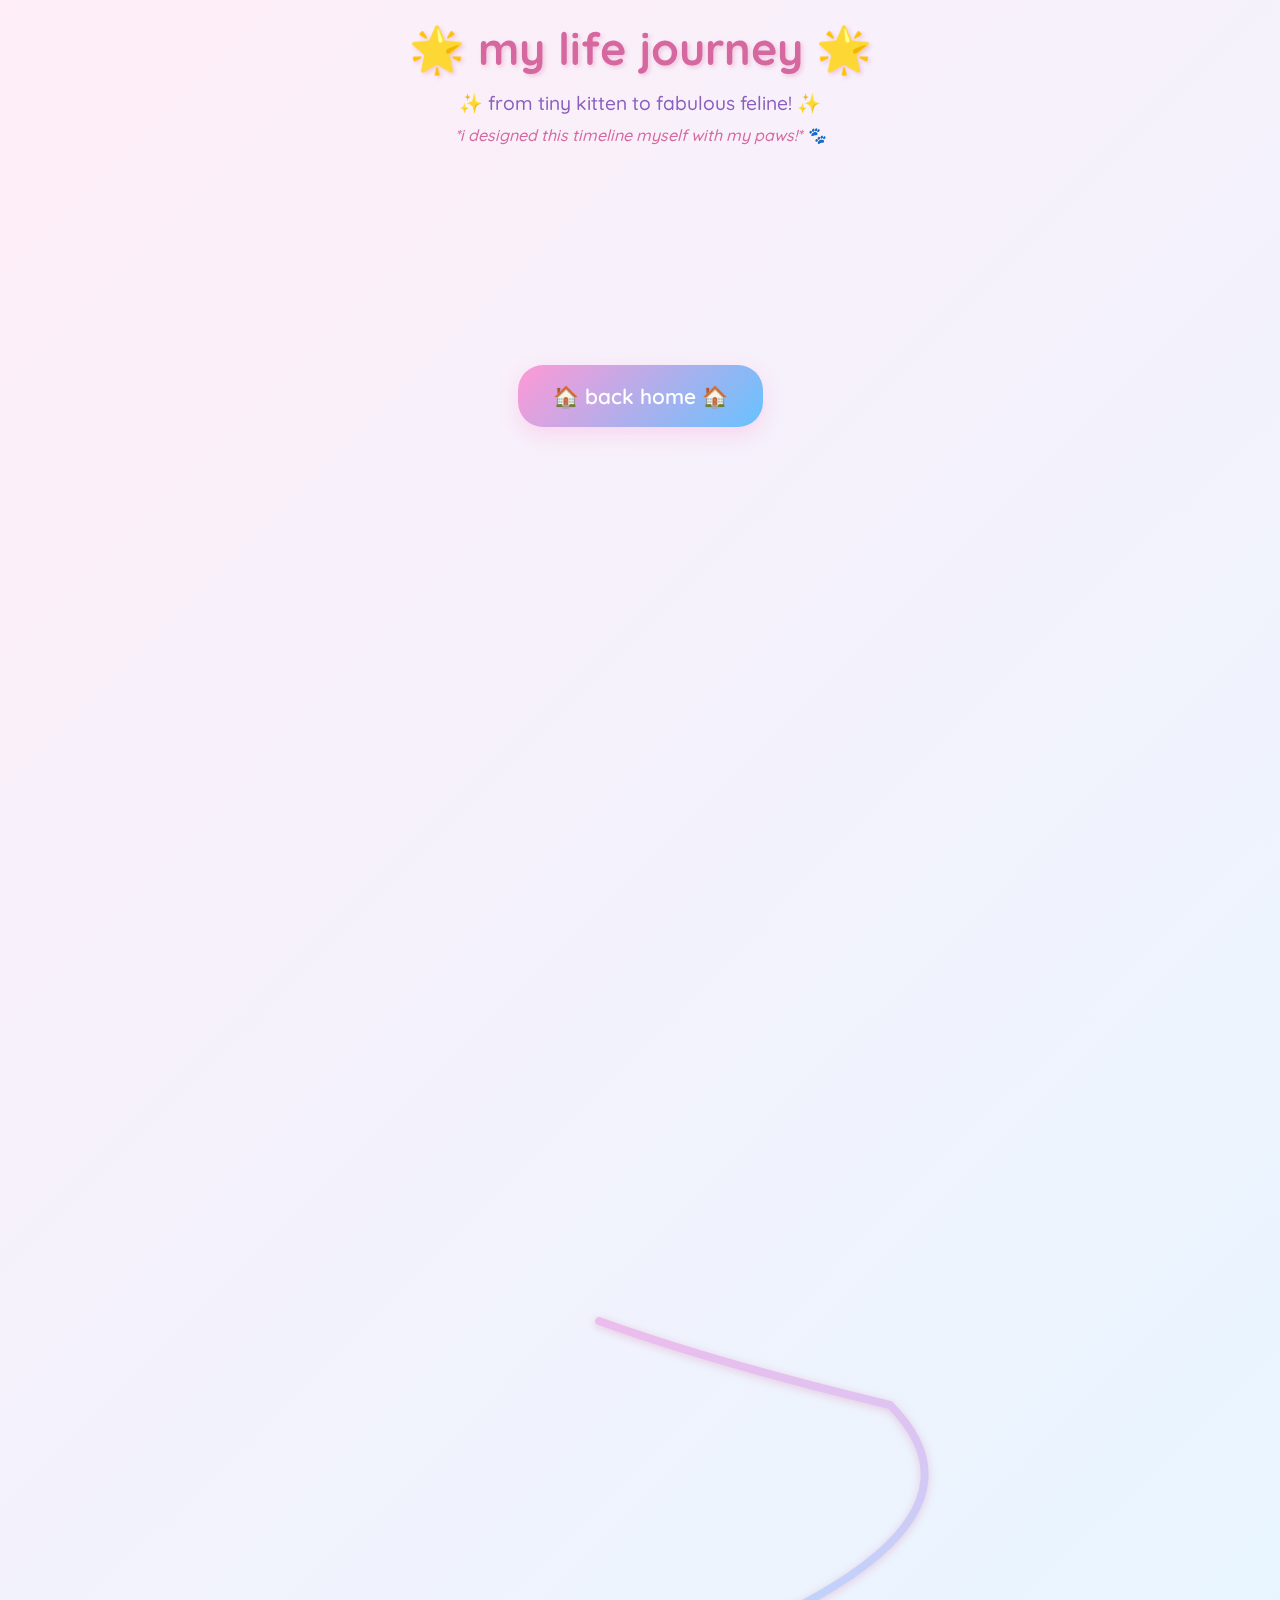
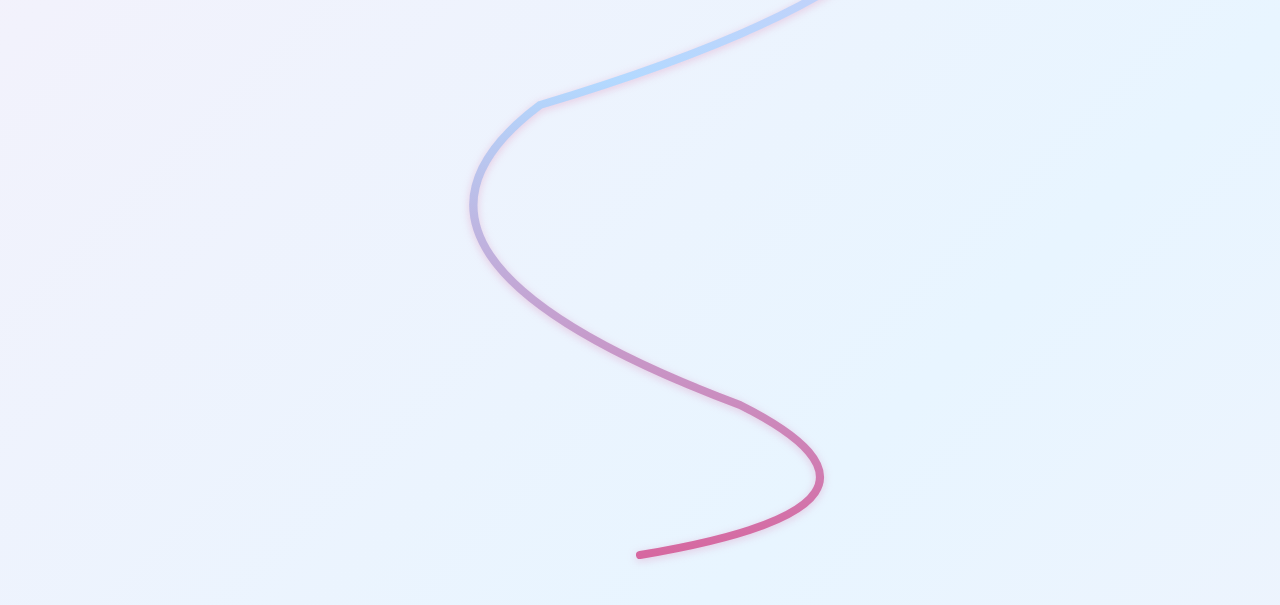
<file: zinnie/journey.html>
<!DOCTYPE html>
<html lang="en">
<head>
    <meta charset="UTF-8">
    <meta name="viewport" content="width=device-width, initial-scale=1.0">
    <title>🌟 Zinnie's Life Journey 🌟</title>
    <link rel="stylesheet" href="styles.css">
    <link href="https://fonts.googleapis.com/css2?family=Quicksand:wght@300;400;600;700&family=Caveat:wght@400;600;700&display=swap" rel="stylesheet">
</head>
<body>
    <!-- Floating Background Elements -->
    <div class="floating-bg">
        <div class="floating-shape cat-shape-1" style="left: 10%; top: -100px; animation-delay: 0s;">🐱</div>
        <div class="floating-shape cat-shape-2" style="left: 70%; top: -150px; animation-delay: -2s;">😺</div>
        <div class="floating-shape cat-shape-3" style="left: 30%; top: -120px; animation-delay: -4s;">🐾</div>
        <div class="floating-shape heart-shape" style="left: 85%; top: -180px; animation-delay: -6s;">💕</div>
        <div class="floating-shape flower-shape" style="left: 15%; top: -140px; animation-delay: -8s;">🌸</div>
        <div class="floating-shape star-shape" style="left: 55%; top: -110px; animation-delay: -10s;">✨</div>
        <div class="floating-shape cat-shape-1" style="left: 90%; top: -160px; animation-delay: -12s;">🐱</div>
        <div class="floating-shape cat-shape-2" style="left: 5%; top: -130px; animation-delay: -14s;">😺</div>
        <div class="floating-shape cat-shape-3" style="left: 75%; top: -170px; animation-delay: -16s;">🐾</div>
        <div class="floating-shape heart-shape" style="left: 40%; top: -190px; animation-delay: -18s;">💕</div>
        <div class="floating-shape flower-shape" style="left: 95%; top: -115px; animation-delay: -1s;">🌸</div>
        <div class="floating-shape star-shape" style="left: 25%; top: -145px; animation-delay: -3s;">✨</div>
    </div>

    <div class="journey-container">
        <div class="journey-header">
            <h1>🌟 my life journey 🌟</h1>
            <p>✨ from tiny kitten to fabulous feline! ✨</p>
            <p class="cat-designer-note">*i designed this timeline myself with my paws!* 🐾</p>
        </div>

        <div class="timeline-wrapper">
            <svg class="timeline-path" viewBox="0 0 800 2000" preserveAspectRatio="xMidYMin meet">
                <defs>
                    <linearGradient id="pathGradient" x1="0%" y1="0%" x2="0%" y2="100%">
                        <stop offset="0%" stop-color="#ff99d6"/>
                        <stop offset="25%" stop-color="#66c2ff"/>
                        <stop offset="50%" stop-color="#ffb3e6"/>
                        <stop offset="75%" stop-color="#b3d9ff"/>
                        <stop offset="100%" stop-color="#d668a0"/>
                    </linearGradient>
                </defs>
                <path d="M400 50 Q600 150 200 300 Q50 450 600 600 Q750 750 150 900 Q25 1050 650 1200 Q800 1350 300 1500 Q100 1650 500 1800 Q700 1900 400 1950" 
                      stroke="url(#pathGradient)" 
                      stroke-width="8" 
                      fill="none" 
                      stroke-linecap="round"
                      class="animated-path"/>
                
                <!-- Milestone dots -->
                <circle cx="400" cy="50" r="15" fill="#ff99d6" class="milestone-dot" data-milestone="birth"/>
                <circle cx="200" cy="300" r="15" fill="#66c2ff" class="milestone-dot" data-milestone="kitten"/>
                <circle cx="600" cy="600" r="15" fill="#ffb3e6" class="milestone-dot" data-milestone="adoption"/>
                <circle cx="150" cy="900" r="15" fill="#b3d9ff" class="milestone-dot" data-milestone="growing"/>
                <circle cx="650" cy="1200" r="15" fill="#ff99d6" class="milestone-dot" data-milestone="teenager"/>
                <circle cx="300" cy="1500" r="15" fill="#66c2ff" class="milestone-dot" data-milestone="adult"/>
                <circle cx="500" cy="1800" r="15" fill="#d668a0" class="milestone-dot" data-milestone="present"/>
            </svg>

            <div class="milestones">
                <div class="milestone milestone-left" data-milestone="birth" style="top: 50px;">
                    <div class="milestone-content">
                        <div class="milestone-icon">🐣</div>
                        <h3>the beginning</h3>
                        <div class="milestone-date">2014</div>
                        <p>i came into this world as a tiny little furball, ready to conquer hearts with my irresistible charm! from day one, i knew i was destined for greatness (and lots of treats).</p>
                    </div>
                </div>

                <div class="milestone milestone-right" data-milestone="kitten" style="top: 300px;">
                    <div class="milestone-content">
                        <div class="milestone-icon">🐾</div>
                        <h3>kitten adventures</h3>
                        <div class="milestone-date">2014-2015</div>
                        <p>my early days were filled with epic adventures! chasing invisible mice, discovering the magic of cardboard boxes, and perfecting the art of the adorable head tilt that would melt any human heart.</p>
                    </div>
                </div>

                <div class="milestone milestone-left" data-milestone="adoption" style="top: 600px;">
                    <div class="milestone-content">
                        <div class="milestone-icon">🏠</div>
                        <h3>finding my forever home</h3>
                        <div class="milestone-date">2015</div>
                        <p>the most important day of my life! i met my amazing human mom and immediately knew she was the one. it was love at first purr, and i claimed her as mine forever.</p>
                    </div>
                </div>

                <div class="milestone milestone-right" data-milestone="growing" style="top: 900px;">
                    <div class="milestone-content">
                        <div class="milestone-icon">🌱</div>
                        <h3>growing up gracefully</h3>
                        <div class="milestone-date">2016-2018</div>
                        <p>i discovered my love for sunny spots, perfected my hunting skills (dust bunnies beware!), and established myself as the undisputed queen of the household. my personality really started to shine!</p>
                    </div>
                </div>

                <div class="milestone milestone-left" data-milestone="teenager" style="top: 1200px;">
                    <div class="milestone-content">
                        <div class="milestone-icon">😸</div>
                        <h3>teenage sass</h3>
                        <div class="milestone-date">2019-2021</div>
                        <p>ah, my rebellious teenage years! i perfected the art of knocking things off tables, developed my signature sassy attitude, and learned that 3am zoomies are the best zoomies.</p>
                    </div>
                </div>

                <div class="milestone milestone-right" data-milestone="adult" style="top: 1500px;">
                    <div class="milestone-content">
                        <div class="milestone-icon">👑</div>
                        <h3>mature elegance</h3>
                        <div class="milestone-date">2022-2024</div>
                        <p>i embraced my role as a sophisticated lady cat. my cuddling skills reached professional level, and i became an expert at reading my human's emotions (especially when treats are involved).</p>
                    </div>
                </div>

                <div class="milestone milestone-center" data-milestone="present" style="top: 1800px;">
                    <div class="milestone-content milestone-current">
                        <div class="milestone-icon">🌟</div>
                        <h3>living my best life</h3>
                        <div class="milestone-date">2025 - present</div>
                        <p>at 11 years young, i'm in my prime! every day is filled with naps in perfect sunbeams, quality cuddle time, gourmet treats, and being absolutely adored. life is purr-fect!</p>
                    </div>
                </div>
            </div>
        </div>

        <div class="journey-nav">
            <button onclick="window.location.href='index.html'">🏠 back home 🏠</button>
        </div>
    </div>

    <script src="journey.js"></script>
    <script src="cat-animations.js"></script>
</body>
</html>
</file>
<file: zinnie/styles.css>
* {
    margin: 0;
    padding: 0;
    box-sizing: border-box;
}

body {
    background: linear-gradient(135deg, #ffeef8, #e8f5ff, #fff0f8, #f0f8ff);
    background-size: 400% 400%;
    animation: gradientShift 8s ease infinite;
    font-family: 'Quicksand', sans-serif;
    min-height: 100vh;
    position: relative;
    overflow-x: hidden;
}

/* Floating Background Elements */
.floating-bg {
    position: fixed;
    top: 0;
    left: 0;
    width: 100%;
    height: 100%;
    pointer-events: none;
    z-index: -1;
    overflow: hidden;
}

.floating-shape {
    position: absolute;
    opacity: 0.1;
    animation-duration: 20s;
    animation-iteration-count: infinite;
    animation-timing-function: linear;
}

.cat-shape-1 {
    content: '🐱';
    font-size: 2.5rem;
    animation-name: float1;
    animation-delay: 0s;
}

.cat-shape-2 {
    content: '😺';
    font-size: 2rem;
    animation-name: float2;
    animation-delay: -3s;
}

.cat-shape-3 {
    content: '🐾';
    font-size: 1.8rem;
    animation-name: float3;
    animation-delay: -6s;
}

.heart-shape {
    content: '💕';
    font-size: 2rem;
    animation-name: float4;
    animation-delay: -9s;
}

.flower-shape {
    content: '🌸';
    font-size: 1.5rem;
    animation-name: float5;
    animation-delay: -12s;
}

.star-shape {
    content: '✨';
    font-size: 1.8rem;
    animation-name: float6;
    animation-delay: -15s;
}

@keyframes float1 {
    0% {
        transform: translateY(100vh) translateX(-10px) rotate(0deg);
    }
    100% {
        transform: translateY(-100px) translateX(10px) rotate(360deg);
    }
}

@keyframes float2 {
    0% {
        transform: translateY(100vh) translateX(10px) rotate(0deg);
    }
    100% {
        transform: translateY(-100px) translateX(-10px) rotate(-360deg);
    }
}

@keyframes float3 {
    0% {
        transform: translateY(100vh) translateX(-20px) scale(0.8);
    }
    50% {
        transform: translateY(50vh) translateX(20px) scale(1.2);
    }
    100% {
        transform: translateY(-100px) translateX(-20px) scale(0.8);
    }
}

@keyframes float4 {
    0% {
        transform: translateY(100vh) translateX(15px) rotate(0deg) scale(0.8);
    }
    25% {
        transform: translateY(75vh) translateX(-15px) rotate(90deg) scale(1.1);
    }
    50% {
        transform: translateY(50vh) translateX(15px) rotate(180deg) scale(0.9);
    }
    75% {
        transform: translateY(25vh) translateX(-15px) rotate(270deg) scale(1.2);
    }
    100% {
        transform: translateY(-100px) translateX(15px) rotate(360deg) scale(0.8);
    }
}

@keyframes float5 {
    0% {
        transform: translateY(100vh) translateX(-25px) rotate(0deg);
    }
    33% {
        transform: translateY(66vh) translateX(25px) rotate(120deg);
    }
    66% {
        transform: translateY(33vh) translateX(-25px) rotate(240deg);
    }
    100% {
        transform: translateY(-100px) translateX(25px) rotate(360deg);
    }
}

@keyframes float6 {
    0% {
        transform: translateY(100vh) translateX(0px) scale(0.5);
    }
    20% {
        transform: translateY(80vh) translateX(-30px) scale(1.3);
    }
    40% {
        transform: translateY(60vh) translateX(30px) scale(0.7);
    }
    60% {
        transform: translateY(40vh) translateX(-30px) scale(1.1);
    }
    80% {
        transform: translateY(20vh) translateX(30px) scale(0.9);
    }
    100% {
        transform: translateY(-100px) translateX(0px) scale(0.5);
    }
}

@keyframes gradientShift {
    0% { background-position: 0% 50%; }
    50% { background-position: 100% 50%; }
    100% { background-position: 0% 50%; }
}

.container {
    max-width: 800px;
    margin: 0 auto;
    padding: 20px;
}

.header {
    text-align: center;
    margin-bottom: 40px;
}

.header h1 {
    font-size: 3rem;
    color: #d668a0;
    text-shadow: 2px 2px 4px rgba(214, 104, 160, 0.3);
    margin-bottom: 15px;
    min-height: 4rem;
    display: flex;
    align-items: center;
    justify-content: center;
}

.typing-text {
    display: inline-block;
    white-space: nowrap;
}

.cursor {
    display: inline-block;
    animation: blink-caret 1s step-end infinite;
    color: #d668a0;
    font-weight: 400;
    margin-left: 3px;
}

@keyframes blink-caret {
    from, to { 
        border-color: transparent;
        color: transparent;
    }
    50% { 
        border-color: #d668a0;
        color: #d668a0;
    }
}



@keyframes bounce {
    0%, 20%, 50%, 80%, 100% { transform: translateY(0); }
    40% { transform: translateY(-10px); }
    60% { transform: translateY(-5px); }
}

.header p {
    font-size: 1.2rem;
    color: #8b5fbf;
    margin-bottom: 30px;
    font-weight: 500;
}

.photo-frame {
    display: inline-block;
    padding: 15px;
    background: linear-gradient(45deg, #ffb3e6, #b3d9ff, #ffccf2, #ccf0ff);
    border-radius: 25px;
    transform: rotate(-1deg);
    transition: all 0.3s ease;
    box-shadow: 0 8px 25px rgba(214, 104, 160, 0.2);
}

.photo-frame:hover {
    transform: rotate(1deg) scale(1.05);
    box-shadow: 0 15px 35px rgba(214, 104, 160, 0.3);
}

.header img {
    height: 400px;
    max-width: 100%;
    border-radius: 15px;
    transition: all 0.3s ease;
}

.aboutme {
    margin: 50px 0;
    text-align: center;
}

.aboutme h2 {
    font-size: 2.5rem;
    color: #d668a0;
    margin-bottom: 30px;
    text-shadow: 1px 1px 3px rgba(214, 104, 160, 0.3);
}

.facts-container {
    display: grid;
    grid-template-columns: repeat(auto-fit, minmax(250px, 1fr));
    gap: 20px;
    margin-top: 30px;
}

.fact-bubble {
    background: linear-gradient(135deg, #fff0f8, #e8f5ff);
    border: 3px solid #ffb3e6;
    border-radius: 20px;
    padding: 25px;
    text-align: center;
    transition: all 0.3s ease;
    box-shadow: 0 5px 15px rgba(255, 179, 230, 0.2);
}

.fact-bubble:hover {
    transform: translateY(-5px) rotate(1deg);
    box-shadow: 0 10px 25px rgba(255, 179, 230, 0.3);
    border-color: #d668a0;
}

.fact-emoji {
    font-size: 2.5rem;
    display: block;
    margin-bottom: 15px;
    animation: wiggle 2s ease-in-out infinite;
}

@keyframes wiggle {
    0%, 100% { transform: rotate(0deg); }
    25% { transform: rotate(5deg); }
    75% { transform: rotate(-5deg); }
}

.fact-bubble p {
    color: #8b5fbf;
    font-size: 1.1rem;
    font-weight: 500;
}

.personality-section {
    margin: 50px 0;
    text-align: center;
}

.personality-section h2 {
    font-size: 2.5rem;
    color: #d668a0;
    margin-bottom: 30px;
    text-shadow: 1px 1px 3px rgba(214, 104, 160, 0.3);
}

.trait-tags {
    display: flex;
    flex-wrap: wrap;
    justify-content: center;
    gap: 15px;
    margin-top: 20px;
}

.trait {
    background: linear-gradient(45deg, #ffccf2, #ccf0ff);
    color: #8b5fbf;
    padding: 12px 20px;
    border-radius: 25px;
    font-weight: 600;
    border: 2px solid #ffb3e6;
    transition: all 0.3s ease;
    cursor: pointer;
}

.trait:hover {
    transform: scale(1.1);
    background: linear-gradient(45deg, #ffb3e6, #b3d9ff);
    box-shadow: 0 5px 15px rgba(255, 179, 230, 0.4);
}

.gallery {
    text-align: center;
    margin: 50px 0;
    display: flex;
    gap: 20px;
    justify-content: center;
    flex-wrap: wrap;
}

button {
    background: linear-gradient(135deg, #ff99d6, #66c2ff);
    color: white;
    border: none;
    border-radius: 25px;
    padding: 18px 35px;
    font-size: 1.3rem;
    font-weight: 600;
    cursor: pointer;
    transition: all 0.3s ease;
    box-shadow: 0 8px 20px rgba(255, 153, 214, 0.3);
    text-transform: lowercase;
    font-family: 'Quicksand', sans-serif;
}

button:hover {
    transform: translateY(-3px) scale(1.05);
    box-shadow: 0 12px 30px rgba(255, 153, 214, 0.4);
    background: linear-gradient(135deg, #ff66cc, #3399ff);
}

button:active {
    transform: translateY(-1px) scale(1.02);
}

.footer-hearts {
    text-align: center;
    font-size: 2rem;
    margin: 40px 0 20px;
    animation: float 3s ease-in-out infinite;
}

@keyframes float {
    0%, 100% { transform: translateY(0); }
    50% { transform: translateY(-10px); }
}

.footer-hearts span {
    margin: 0 10px;
    display: inline-block;
    animation: pulse 2s ease-in-out infinite;
}

.footer-hearts span:nth-child(2n) {
    animation-delay: 0.5s;
}

@keyframes pulse {
    0%, 100% { transform: scale(1); }
    50% { transform: scale(1.2); }
}

/* Gallery Page Styles */
.gallery-header {
    text-align: center;
    margin-bottom: 60px;
    padding: 20px;
}

.gallery-header h1 {
    font-size: 2.8rem;
    color: #d668a0;
    text-shadow: 2px 2px 4px rgba(214, 104, 160, 0.3);
    margin-bottom: 15px;
    animation: bounce 2s ease-in-out infinite;
    min-height: 3.5rem;
    display: flex;
    align-items: center;
    justify-content: center;
}

.gallery-title-typing {
    font-size: 2.5rem;
    color: #d668a0;
    text-shadow: 2px 2px 4px rgba(214, 104, 160, 0.3);
    margin-bottom: 20px;
    min-height: 3.5rem;
    display: flex;
    align-items: center;
    justify-content: center;
}

.typing-gallery {
    display: inline-block;
    white-space: nowrap;
}

.cursor-gallery {
    display: inline-block;
    animation: blink-caret 1s step-end infinite;
    color: #d668a0;
    font-weight: 400;
    margin-left: 0;
}

.gallery-subtitle {
    font-size: 1.2rem;
    color: #8b5fbf;
    font-weight: 500;
    margin-bottom: 10px;
}

.cat-comment {
    font-size: 1rem;
    color: #d668a0;
    font-style: italic;
}

/* Clothesline Gallery Styles */

.clothesline-container {
    width: 100vw;
    margin-left: calc(-50vw + 50%);
    padding: 40px 0;
    position: relative;
}

.clothesline {
    position: relative;
    width: 100%;
    height: 350px;
    margin: 80px 0;
}

.line {
    position: absolute;
    top: 50px;
    left: 0;
    right: 0;
    height: 10px;
    
    /* Light brown rope base color */
    background: #D2B48C;
    border-radius: 50px;
    
    /* Realistic rope texture with multiple layers */
    background-image: 
        /* Rope twist pattern */
        repeating-linear-gradient(
            45deg,
            rgba(160, 82, 45, 0.3) 0px,
            rgba(160, 82, 45, 0.3) 2px,
            transparent 2px,
            transparent 4px
        ),
        repeating-linear-gradient(
            -45deg,
            rgba(139, 69, 19, 0.2) 0px,
            rgba(139, 69, 19, 0.2) 2px,
            transparent 2px,
            transparent 4px
        ),
        /* Depth gradient */
        linear-gradient(
            to bottom,
            #F5DEB3 0%,
            #D2B48C 30%,
            #CD853F  70%,
            #A0522D 100%
        );
    
    /* Create natural upward curve by using border-radius on top */
    border-radius: 50px 50px 5px 5px;
    
    /* Shadow for depth */
    box-shadow: 
        0 4px 8px rgba(139, 69, 19, 0.3),
        inset 0 -2px 4px rgba(160, 82, 45, 0.4),
        inset 0 2px 2px rgba(245, 222, 179, 0.6);
    
    /* Transform to create the sagging curve effect */
    transform-origin: center top;
    border-radius: 50%;
    transform: scaleY(0.3) translateY(25px);
    
    animation: ropeSwing 12s ease-in-out infinite;
}

@keyframes ropeSwing {
    0%, 100% { 
        transform: scaleY(0.3) translateY(25px); 
    }
    50% { 
        transform: scaleY(0.35) translateY(27px); 
    }
}

.polaroid-hanging {
    position: absolute;
    top: 20px;
    transform-origin: center top;
    transition: all 0.6s cubic-bezier(0.175, 0.885, 0.32, 1.275);
    animation: gentleSwing 8s ease-in-out infinite;
    cursor: pointer;
    width: 280px;
    left: auto !important;
}

/* First clothesline - 4 much bigger photos nicely spaced */
.clothesline:first-of-type .polaroid-hanging:nth-child(2) { left: 6% !important; }
.clothesline:first-of-type .polaroid-hanging:nth-child(3) { left: 30% !important; }
.clothesline:first-of-type .polaroid-hanging:nth-child(4) { left: 54% !important; }
.clothesline:first-of-type .polaroid-hanging:nth-child(5) { left: 78% !important; }

/* Second clothesline - 4 much bigger photos nicely spaced */
.clothesline:last-of-type .polaroid-hanging:nth-child(2) { left: 4% !important; }
.clothesline:last-of-type .polaroid-hanging:nth-child(3) { left: 29% !important; }
.clothesline:last-of-type .polaroid-hanging:nth-child(4) { left: 54% !important; }
.clothesline:last-of-type .polaroid-hanging:nth-child(5) { left: 79% !important; }

.polaroid-hanging:nth-child(odd) {
    animation-delay: 0s;
}

.polaroid-hanging:nth-child(even) {
    animation-delay: 4s;
}

/* Polaroid Frame Styles */
.polaroid-frame {
    background: white;
    padding: 22px 22px 60px 22px;
    box-shadow: 0 8px 25px rgba(0, 0, 0, 0.15);
    border-radius: 2px;
    transform-origin: center top;
    position: relative;
}

.polaroid-frame img {
    width: 100%;
    height: 220px;
    object-fit: cover;
    border-radius: 1px;
}

.polaroid-caption {
    font-family: 'Chalkduster', fantasy;
    font-size: 1.2rem;
    color: #535353;
    text-align: center;
    margin-top: 27px;
    margin-bottom: 0;
    line-height: 1.2;
}

/* Kitty Ears Styles */
.kitty-ears {
    position: absolute;
    top: -8px;
    left: 50%;
    transform: translateX(-50%);
    width: 60px;
    height: 20px;
    z-index: 3;
}

.ear-left, .ear-right {
    position: absolute;
    width: 18px;
    height: 18px;
    background: linear-gradient(135deg, #FFB6C1 0%, #FFC0CB 50%, #F8BBD9 100%);
    border-radius: 50% 50% 0 50%;
    box-shadow: 
        0 2px 4px rgba(0, 0, 0, 0.1),
        inset -2px -2px 4px rgba(0, 0, 0, 0.1);
}

.ear-left {
    left: 8px;
    transform: rotate(-25deg);
}

.ear-right {
    right: 8px;
    transform: rotate(25deg);
}

/* Inner ear pink */
.ear-left:before, .ear-right:before {
    content: '';
    position: absolute;
    top: 4px;
    left: 4px;
    width: 8px;
    height: 8px;
    background: linear-gradient(135deg, #FF69B4, #FFB6C1);
    border-radius: 50% 50% 0 50%;
}

/* Kitty ears wiggle animation on hover */
.polaroid-hanging:hover .kitty-ears {
    animation: earWiggle 0.6s ease-in-out;
}

@keyframes earWiggle {
    0%, 100% { transform: translateX(-50%) rotate(0deg); }
    25% { transform: translateX(-50%) rotate(-2deg); }
    75% { transform: translateX(-50%) rotate(2deg); }
}

/* Kitty Ears Attached to Polaroid Top */
.kitty-ears-attached {
    position: absolute;
    top: -25px;
    left: 50%;
    transform: translateX(-50%);
    width: 50px;
    height: auto;
    z-index: 4;
    
    /* Remove white background */
    mix-blend-mode: multiply;
    filter: 
        contrast(1.2) 
        brightness(1.1) 
        drop-shadow(0 2px 4px rgba(0, 0, 0, 0.2));
    
    /* Make ears wiggle on hover */
    transition: transform 0.3s ease;
}

.polaroid-hanging:hover .kitty-ears-attached {
    transform: translateX(-50%) scale(1.1) rotate(3deg);
    animation: attachedEarWiggle 0.8s ease-in-out infinite;
}

@keyframes attachedEarWiggle {
    0%, 100% { transform: translateX(-50%) scale(1.1) rotate(3deg); }
    33% { transform: translateX(-50%) scale(1.1) rotate(1deg); }
    66% { transform: translateX(-50%) scale(1.1) rotate(5deg); }
}

@keyframes gentleSwing {
    0%, 100% { 
        transform: rotate(0deg) translateY(0px); 
    }
    25% { 
        transform: rotate(1.5deg) translateY(-3px); 
    }
    50% { 
        transform: rotate(0deg) translateY(0px); 
    }
    75% { 
        transform: rotate(-1.5deg) translateY(-2px); 
    }
}

.polaroid-hanging:hover {
    transform: scale(1.1) translateY(-10px);
    z-index: 10;
    animation: polaroidWobble 1.5s ease-in-out infinite;
}

@keyframes polaroidWobble {
    0%, 100% { 
        transform: scale(1.1) translateY(-10px) rotate(-1deg); 
    }
    25% { 
        transform: scale(1.1) translateY(-13px) rotate(2deg); 
    }
    50% { 
        transform: scale(1.1) translateY(-10px) rotate(-0.5deg); 
    }
    75% { 
        transform: scale(1.1) translateY(-12px) rotate(1.5deg); 
    }
}

.polaroid-hanging:hover .clothespin {
    transform: rotate(-3deg) scale(0.95);
}

.clothespin {
    position: absolute;
    top: -15px;
    left: 50%;
    transform: translateX(-50%);
    width: 14px;
    height: 32px;
    background: linear-gradient(180deg, #D2B48C, #CD853F, #DEB887);
    border-radius: 2px 2px 0 0;
    z-index: 2;
    transition: all 0.3s ease;
    
    /* More realistic clothespin details */
    box-shadow: 
        inset -1px 0 1px rgba(0, 0, 0, 0.2),
        inset 1px 0 1px rgba(255, 255, 255, 0.3),
        0 2px 4px rgba(0, 0, 0, 0.15);
}

.clothespin:before {
    content: '';
    position: absolute;
    top: 8px;
    left: 50%;
    transform: translateX(-50%);
    width: 1.5px;
    height: 12px;
    background: #8B7355;
    border-radius: 0.5px;
    box-shadow: inset 0 1px 1px rgba(255, 255, 255, 0.4);
}

.clothespin:after {
    content: '';
    position: absolute;
    top: 22px;
    left: 1px;
    right: 1px;
    height: 10px;
    background: linear-gradient(180deg, #CD853F, #D2B48C, #F5DEB3);
    border-radius: 0 0 6px 6px;
    box-shadow: 
        inset 0 1px 2px rgba(255, 255, 255, 0.3),
        0 1px 2px rgba(0, 0, 0, 0.1);
}

/* Polaroid images are styled within .polaroid-frame img */

/* Polaroid captions are styled within .polaroid-caption */

.cat-note {
    text-align: center;
    margin-top: 80px;
    padding: 30px;
    background: linear-gradient(135deg, #fff0f8, #e8f5ff);
    border: 3px dashed #ffb3e6;
    border-radius: 20px;
    max-width: 400px;
    margin-left: auto;
    margin-right: auto;
    transform: rotate(-1deg);
}

.cat-note p {
    color: #8b5fbf;
    font-size: 1.1rem;
    margin: 5px 0;
    font-family: 'Caveat', cursive;
}

.cat-note p:first-child {
    font-size: 1.3rem;
    color: #d668a0;
}

.gallery-nav {
    text-align: center;
    margin-top: 60px;
}

/* Responsive Design for Clotheslines */
@media (max-width: 1200px) {
    .photo-hanging {
        position: relative;
        display: inline-block;
        margin: 20px 10px;
        top: 0;
        left: auto !important;
    }
    
    .clothesline {
        display: flex;
        flex-wrap: wrap;
        justify-content: center;
        height: auto;
        padding-top: 50px;
    }
    
    .line {
        top: 10px;
    }
}

@media (max-width: 768px) {
    .photo-hanging img {
        width: 150px;
        height: 180px;
    }
    
    .gallery-title-typing {
        font-size: 2rem;
    }
    
    .cat-note {
        margin-top: 60px;
        padding: 20px;
    }
}

/* Diary Page Styles */
.diary-container {
    max-width: 1000px;
    margin: 0 auto;
    padding: 20px;
    min-height: 100vh;
}

.diary-header {
    text-align: center;
    margin-bottom: 40px;
}

.diary-header h1 {
    font-size: 2.8rem;
    color: #d668a0;
    text-shadow: 2px 2px 4px rgba(214, 104, 160, 0.3);
    margin-bottom: 15px;
    animation: bounce 2s ease-in-out infinite;
}

.diary-header h1 {
    min-height: 3.5rem;
    display: flex;
    align-items: center;
    justify-content: center;
}

.typing-diary {
    overflow: hidden;
    border-right: 3px solid #d668a0;
    white-space: nowrap;
    display: inline-block;
    max-width: 0;
    animation: typing-diary 4s steps(20, end) infinite;
}

.cursor-diary {
    animation: blink-caret 1s step-end infinite;
    color: #d668a0;
}

@keyframes typing-diary {
    0% { 
        max-width: 0;
        border-right: 3px solid #d668a0;
    }
    40% { 
        max-width: 24ch;
        border-right: 3px solid #d668a0;
    }
    90% { 
        max-width: 24ch;
        border-right: 3px solid transparent;
    }
    100% { 
        max-width: 0;
        border-right: 3px solid transparent;
    }
}

.diary-header p {
    font-size: 1.2rem;
    color: #8b5fbf;
    font-weight: 500;
}

.cat-typo {
    font-size: 1rem !important;
    color: #d668a0 !important;
    font-style: italic !important;
    margin-top: 10px !important;
}

.notepad-container {
    margin: 40px auto;
    width: 800px;
    max-width: 90%;
    position: relative;
}

.notepad-page {
    background: #f7f7f7;
    
    /* Left margin line and horizontal lines */
    background-image: 
        linear-gradient(to right, transparent 60px, #ff6b9d 60px, #ff6b9d 62px, transparent 62px),
        /* Horizontal lines */
        repeating-linear-gradient(
            to bottom,
            transparent 0px,
            transparent 35px,
            rgba(173, 216, 255, 0.4) 35px,
            rgba(173, 216, 255, 0.4) 36px
        );
    
    border: 2px solid #e0e0e0;
    border-radius: 8px;
    padding: 60px 40px 60px 80px;
    min-height: 650px;
    box-shadow: 
        0 4px 20px rgba(0, 0, 0, 0.1),
        inset 0 1px 0 rgba(255, 255, 255, 0.8);
    
    /* Three-hole punch effect */
    position: relative;
    
    /* Override any background animations from parent elements */
    background-attachment: fixed;
}

.notepad-page::before {
    content: '';
    position: absolute;
    left: 20px;
    top: 50px;
    width: 12px;
    height: 12px;
    border-radius: 50%;
    background: white;
    box-shadow: 
        0 0 0 2px #ddd,
        0 150px 0 0 white,
        0 150px 0 2px #ddd,
        0 300px 0 0 white,
        0 300px 0 2px #ddd;
}

.notepad-header h3 {
    color: #d668a0;
    text-align: center;
    margin-bottom: 30px;
    font-size: 1.8rem;
    text-shadow: 1px 1px 3px rgba(214, 104, 160, 0.2);
}

.book-cover {
    position: absolute;
    width: 100%;
    height: 100%;
    transform-origin: left center;
    transition: transform 1.5s ease;
    z-index: 2;
    perspective: 1000px;
}

.book-cover.opened {
    transform: rotateY(-180deg);
}

/* Realistic book spine */
.book-spine {
    position: absolute;
    left: -8px;
    top: 0;
    width: 16px;
    height: 100%;
    background: linear-gradient(to right, #8B4513, #A0522D, #8B4513);
    border-radius: 8px 0 0 8px;
    box-shadow: 
        inset -2px 0 4px rgba(0, 0, 0, 0.3),
        -4px 0 8px rgba(0, 0, 0, 0.2);
}

/* Main book front cover */
.book-front {
    position: absolute;
    width: 100%;
    height: 100%;
    background: 
        linear-gradient(135deg, #8B4513 0%, #D2691E 20%, #DEB887 40%, #F5DEB3 60%, #DEB887 80%, #D2691E 100%),
        radial-gradient(ellipse at 70% 30%, rgba(245, 222, 179, 0.4) 0%, transparent 50%);
    border-radius: 0 15px 15px 0;
    border: 3px solid #8B4513;
    display: flex;
    flex-direction: column;
    justify-content: center;
    align-items: center;
    box-shadow: 
        0 15px 35px rgba(139, 69, 19, 0.4),
        inset 0 2px 10px rgba(245, 222, 179, 0.3),
        inset 0 -2px 10px rgba(139, 69, 19, 0.2);
    
    /* Leather texture */
    background-image: 
        repeating-linear-gradient(
            45deg,
            transparent,
            transparent 2px,
            rgba(139, 69, 19, 0.1) 2px,
            rgba(139, 69, 19, 0.1) 4px
        ),
        repeating-linear-gradient(
            -45deg,
            transparent,
            transparent 2px,
            rgba(160, 82, 45, 0.1) 2px,
            rgba(160, 82, 45, 0.1) 4px
        );
}

/* Cover decoration elements */
.cover-decoration {
    position: absolute;
    top: 20px;
    left: 20px;
    right: 20px;
    height: 40px;
    border: 2px solid #8B4513;
    border-radius: 10px;
    background: linear-gradient(90deg, transparent 0%, rgba(139, 69, 19, 0.2) 50%, transparent 100%);
}

.cover-corner-decoration {
    position: absolute;
    bottom: 20px;
    right: 20px;
    width: 60px;
    height: 60px;
    border: 2px solid #8B4513;
    border-radius: 50%;
    background: radial-gradient(circle, rgba(245, 222, 179, 0.3) 0%, transparent 70%);
}

.book-shadow {
    position: absolute;
    bottom: -10px;
    left: 5px;
    right: -5px;
    height: 20px;
    background: radial-gradient(ellipse, rgba(0, 0, 0, 0.3) 0%, transparent 70%);
    border-radius: 50%;
    z-index: -1;
}

.book-title {
    text-align: center;
    z-index: 3;
    position: relative;
    padding: 20px;
}

.book-title h2 {
    font-family: 'Caveat', cursive;
    font-size: 2.5rem;
    color: #2F1B14;
    text-shadow: 
        1px 1px 2px rgba(245, 222, 179, 0.8),
        0 0 10px rgba(245, 222, 179, 0.4);
    margin-bottom: 15px;
    font-weight: bold;
    letter-spacing: 2px;
}

.author-name {
    font-family: 'Caveat', cursive;
    font-size: 1.5rem;
    color: #8B4513;
    text-shadow: 1px 1px 2px rgba(245, 222, 179, 0.6);
    margin-bottom: 10px;
}

.cover-paw {
    font-size: 2rem;
    opacity: 0.7;
}

.heart-decoration {
    font-size: 2.5rem;
    margin-top: 20px;
    animation: pulse 2s ease-in-out infinite;
}

.book-lock {
    position: absolute;
    right: 20px;
    top: 50%;
    transform: translateY(-50%);
    font-size: 2rem;
    color: gold;
}

.book-pages {
    position: absolute;
    width: 100%;
    height: 100%;
    background: linear-gradient(135deg, #fff8fc, #f0f8ff);
    border-radius: 15px;
    border: 3px solid #ffb3e6;
    display: none;
    opacity: 0;
    transition: opacity 1s ease;
    box-shadow: inset 0 0 20px rgba(255, 179, 230, 0.2);
}

.close-book-btn {
    position: absolute;
    top: 10px;
    right: 15px;
    background: linear-gradient(45deg, #8B4513, #A0522D, #CD853F);
    color: #fff8dc;
    border: 2px solid #654321;
    border-radius: 50%;
    width: 35px;
    height: 35px;
    cursor: pointer;
    font-size: 18px;
    font-weight: bold;
    display: flex;
    align-items: center;
    justify-content: center;
    transition: all 0.3s ease;
    box-shadow: 
        0 2px 5px rgba(0,0,0,0.3),
        inset 0 1px 0 rgba(255,255,255,0.2);
    text-shadow: 1px 1px 2px rgba(0,0,0,0.5);
    font-family: 'Quicksand', sans-serif;
}

.close-book-btn:hover {
    background: linear-gradient(45deg, #A0522D, #CD853F, #D2691E);
    transform: translateY(-1px);
    box-shadow: 
        0 4px 8px rgba(0,0,0,0.4),
        inset 0 1px 0 rgba(255,255,255,0.3);
}

.book-pages.visible {
    display: flex;
    opacity: 1;
}

.page-left, .page-right {
    flex: 1;
    padding: 30px;
    position: relative;
}

.page-left {
    border-right: 2px dotted #ffb3e6;
}

.page-left h3 {
    font-family: 'Caveat', cursive;
    font-size: 2rem;
    color: #d668a0;
    text-align: center;
    margin-bottom: 30px;
}

.entries-grid {
    display: grid;
    grid-template-columns: repeat(2, 1fr);
    gap: 15px;
}

.entry-box {
    background: linear-gradient(135deg, #fff0f8, #e8f5ff);
    border: 2px solid #ffccf2;
    border-radius: 12px;
    padding: 15px;
    cursor: pointer;
    transition: all 0.3s ease;
    box-shadow: 0 3px 10px rgba(255, 179, 230, 0.2);
    min-height: 120px;
    display: flex;
    flex-direction: column;
    justify-content: space-between;
}

.entry-box:hover {
    transform: translateY(-3px) scale(1.02);
    border-color: #d668a0;
    box-shadow: 0 8px 20px rgba(255, 179, 230, 0.3);
}

.entry-date {
    font-size: 0.8rem;
    color: #8b5fbf;
    font-weight: 500;
    margin-bottom: 5px;
}

.entry-title {
    font-family: 'Chalkduster', fantasy;
    font-size: 1.2rem;
    color: #d668a0;
    font-weight: 500;
    margin-bottom: 5px;
}

.entry-preview {
    font-size: 0.9rem;
    color: #8b5fbf;
    font-style: italic;
}

.diary-illustration {
    display: flex;
    flex-direction: column;
    align-items: center;
    justify-content: center;
    height: 20%;
    position: relative;
}

.cat-doodle {
    font-size: 8rem;
    animation: wiggle 3s ease-in-out infinite;
}

.heart-doodles {
    display: flex;
    gap: 20px;
    margin: 30px 0;
}

.heart-doodles span {
    font-size: 2rem;
    animation: float 2s ease-in-out infinite;
}

.heart-doodles span:nth-child(2n) {
    animation-delay: 0.5s;
}

.paw-prints {
    display: flex;
    gap: 15px;
    transform: rotate(-10deg);
}

.paw-prints span {
    font-size: 1.5rem;
    opacity: 0.7;
    animation: fadeInOut 3s ease-in-out infinite;
}

.paw-prints span:nth-child(2) {
    animation-delay: 0.5s;
}

.paw-prints span:nth-child(3) {
    animation-delay: 1s;
}

@keyframes fadeInOut {
    0%, 100% { opacity: 0.3; }
    50% { opacity: 0.8; }
}

.diary-nav {
    text-align: center;
    margin-top: 20px;
}

/* Entry Modal Styles */
.entry-modal {
    display: none;
    position: fixed;
    z-index: 1000;
    left: 0;
    top: 0;
    width: 100%;
    height: 100%;
    background-color: rgba(0, 0, 0, 0.5);
    animation: fadeIn 0.3s ease;
}

.modal-content {
    background: linear-gradient(135deg, #fff0f8, #e8f5ff);
    margin: 2% auto;
    padding: 40px;
    border: 2px solid #ffb3e6;
    border-radius: 20px;
    width: 80%;
    max-width: 800px;
    position: relative;
    box-shadow: 0 15px 40px rgba(214, 104, 160, 0.3);
    animation: slideIn 0.3s ease;
}

@keyframes fadeIn {
    from { opacity: 0; }
    to { opacity: 1; }
}

@keyframes slideIn {
    from { transform: translateY(-50px); opacity: 0; }
    to { transform: translateY(0); opacity: 1; }
}

.close-btn {
    position: absolute;
    top: 15px;
    right: 25px;
    font-size: 2rem;
    color: #d668a0;
    cursor: pointer;
    transition: color 0.3s ease;
}

.close-btn:hover {
    color: #8b5fbf;
}

.entry-content {
    font-family: 'Chalkduster', fantasy;
    line-height: 1.6;
}

.entry-content h3 {
    color: #d668a0;
    font-size: 2rem;
    margin-bottom: 20px;
    text-align: center;
}

.entry-content .entry-full-date {
    text-align: center;
    color: #8b5fbf;
    font-size: 1.2rem;
    margin-bottom: 20px;
}

.entry-content .entry-text {
    color: #8b5fbf;
    font-size: 1.3rem;
    text-align: justify;
    line-height: 1.8;
}

/* Journey Page Styles */
.journey-container {
    max-width: 1000px;
    margin: 0 auto;
    padding: 20px;
    min-height: 100vh;
}

.journey-header {
    text-align: center;
    margin-bottom: 60px;
}

.journey-header h1 {
    font-size: 2.8rem;
    color: #d668a0;
    text-shadow: 2px 2px 4px rgba(214, 104, 160, 0.3);
    margin-bottom: 15px;
    animation: bounce 2s ease-in-out infinite;
}

.journey-header h1 {
    min-height: 3.5rem;
    display: flex;
    align-items: center;
    justify-content: center;
}

.typing-journey {
    overflow: hidden;
    border-right: 3px solid #d668a0;
    white-space: nowrap;
    animation: typing-journey 3.5s steps(18, end) infinite;
}

.cursor-journey {
    animation: blink-caret 1s step-end infinite;
    color: #d668a0;
}

@keyframes typing-journey {
    0% { 
        width: 0;
        border-right: 3px solid #d668a0;
    }
    45% { 
        width: 100%;
        border-right: 3px solid #d668a0;
    }
    90% { 
        width: 100%;
        border-right: 3px solid transparent;
    }
    100% { 
        width: 0;
        border-right: 3px solid transparent;
    }
}

.journey-header p {
    font-size: 1.2rem;
    color: #8b5fbf;
    font-weight: 500;
}

.cat-designer-note {
    font-size: 1rem !important;
    color: #d668a0 !important;
    font-style: italic !important;
    margin-top: 10px !important;
}

.timeline-wrapper {
    position: relative;
    width: 100%;
    max-width: 800px;
    margin: 0 auto;
    padding-bottom: 100px;
}

.timeline-path {
    width: 100%;
    height: auto;
    position: absolute;
    top: 0;
    left: 0;
    z-index: 1;
}

.animated-path {
    stroke-dasharray: 2000;
    stroke-dashoffset: 2000;
    animation: drawPath 3s ease-in-out forwards;
    filter: drop-shadow(0 2px 4px rgba(214, 104, 160, 0.3));
}

@keyframes drawPath {
    to {
        stroke-dashoffset: 0;
    }
}

.milestone-dot {
    opacity: 0;
    animation: popIn 0.6s ease-out forwards;
    cursor: pointer;
    transition: all 0.3s ease;
    filter: drop-shadow(0 2px 6px rgba(214, 104, 160, 0.4));
}

.milestone-dot:hover {
    r: 18;
    filter: drop-shadow(0 4px 12px rgba(214, 104, 160, 0.6));
}

.milestone-dot:nth-child(3) { animation-delay: 0.5s; }
.milestone-dot:nth-child(4) { animation-delay: 1s; }
.milestone-dot:nth-child(5) { animation-delay: 1.5s; }
.milestone-dot:nth-child(6) { animation-delay: 2s; }
.milestone-dot:nth-child(7) { animation-delay: 2.5s; }
.milestone-dot:nth-child(8) { animation-delay: 3s; }
.milestone-dot:nth-child(9) { animation-delay: 3.5s; }

@keyframes popIn {
    0% {
        opacity: 0;
        transform: scale(0);
    }
    70% {
        transform: scale(1.2);
    }
    100% {
        opacity: 1;
        transform: scale(1);
    }
}

.milestones {
    position: relative;
    z-index: 2;
}

.milestone {
    position: absolute;
    width: 300px;
    opacity: 0;
    animation: slideInMilestone 0.8s ease-out forwards;
}

.milestone:nth-child(1) { animation-delay: 1s; }
.milestone:nth-child(2) { animation-delay: 1.5s; }
.milestone:nth-child(3) { animation-delay: 2s; }
.milestone:nth-child(4) { animation-delay: 2.5s; }
.milestone:nth-child(5) { animation-delay: 3s; }
.milestone:nth-child(6) { animation-delay: 3.5s; }
.milestone:nth-child(7) { animation-delay: 4s; }

.milestone-left {
    left: -320px;
    transform: translateY(-50%);
}

.milestone-right {
    right: -320px;
    transform: translateY(-50%);
}

.milestone-center {
    left: 50%;
    transform: translateX(-50%) translateY(-50%);
    width: 350px;
}

@keyframes slideInMilestone {
    from {
        opacity: 0;
        transform: translateY(-50%) translateX(-50px);
    }
    to {
        opacity: 1;
        transform: translateY(-50%) translateX(0);
    }
}

.milestone-content {
    background: linear-gradient(135deg, #fff0f8, #e8f5ff);
    border: 3px solid #ffb3e6;
    border-radius: 20px;
    padding: 25px;
    box-shadow: 0 8px 25px rgba(255, 179, 230, 0.3);
    transition: all 0.3s ease;
    text-align: center;
}

.milestone-content:hover {
    transform: translateY(-5px);
    box-shadow: 0 15px 35px rgba(255, 179, 230, 0.4);
    border-color: #d668a0;
}

.milestone-current {
    background: linear-gradient(135deg, #ffb3e6, #b3d9ff);
    border-color: #d668a0;
    box-shadow: 0 10px 30px rgba(214, 104, 160, 0.4);
}

.milestone-icon {
    font-size: 3rem;
    margin-bottom: 15px;
    animation: bounceIcon 2s ease-in-out infinite;
}

@keyframes bounceIcon {
    0%, 20%, 50%, 80%, 100% { transform: translateY(0); }
    40% { transform: translateY(-8px); }
    60% { transform: translateY(-4px); }
}

.milestone-content h3 {
    font-family: 'Caveat', cursive;
    font-size: 1.8rem;
    color: #d668a0;
    margin-bottom: 10px;
    font-weight: 600;
}

.milestone-date {
    font-size: 1rem;
    color: #8b5fbf;
    font-weight: 600;
    margin-bottom: 15px;
    text-transform: uppercase;
    letter-spacing: 1px;
}

.milestone-content p {
    font-size: 1rem;
    color: #8b5fbf;
    line-height: 1.6;
    font-family: 'Quicksand', sans-serif;
}

.journey-nav {
    text-align: center;
    margin-top: 60px;
    position: relative;
    z-index: 3;
}

/* Responsive Design */
@media (max-width: 768px) {
    .journal-book {
        width: 95%;
        height: 500px;
    }
    
    .entries-grid {
        grid-template-columns: 1fr;
    }
    
    .book-pages {
        flex-direction: column;
    }
    
    .page-left {
        border-right: none;
        border-bottom: 2px dotted #ffb3e6;
    }
    
    .modal-content {
        width: 95%;
        margin: 10% auto;
        padding: 20px;
    }

    .milestone {
        width: 280px;
        position: relative;
        left: 0 !important;
        right: auto !important;
        transform: none !important;
        margin: 40px auto;
        display: block;
    }

    .timeline-path {
        display: none;
    }

    .journey-header h1 {
        font-size: 2.2rem;
    }

    .milestone-content {
        padding: 20px;
    }

    .milestone-content h3 {
        font-size: 1.5rem;
    }

    @keyframes slideInMilestone {
        from {
            opacity: 0;
            transform: translateY(30px);
        }
        to {
            opacity: 1;
            transform: translateY(0);
        }
    }
}
</file>
<file: styles/theme.css>
/* theme.css - Professional, mature design tokens */
:root {
  /* Core palette (light) - Sophisticated neutrals */
  --color-bg: #FAFAFA;
  --color-surface: #FFFFFF;
  --color-text: #1A1A1A;
  --color-muted: #6B7280;
  --color-border: #E5E5E5;
  --color-primary: #1A1A1A;
  --color-primary-foreground: #FFFFFF;
  --color-primary-hover: #404040;
  --color-accent: #3B82F6;
  --color-success: #059669;
  --color-warning: #D97706;
  --color-danger: #DC2626;
  --shadow: 0 1px 3px rgba(0,0,0,0.04);
  --shadow-md: 0 4px 12px rgba(0,0,0,0.06);
  --radius: 8px;
  --radius-lg: 12px;
}

/* Dark theme overrides - Refined dark palette */
:root[data-theme='dark'] {
  --color-bg: #0A0A0A;
  --color-surface: #141414;
  --color-text: #FAFAFA;
  --color-muted: #A1A1AA;
  --color-border: #262626;
  --color-primary: #FAFAFA;
  --color-primary-foreground: #0A0A0A;
  --color-primary-hover: #E5E5E5;
  --color-accent: #60A5FA;
  --color-success: #34D399;
  --color-warning: #FBBF24;
  --color-danger: #F87171;
  --shadow: 0 1px 3px rgba(0,0,0,0.2);
  --shadow-md: 0 4px 12px rgba(0,0,0,0.3);
  --radius: 8px;
  --radius-lg: 12px;
}

/* Utility aliases */
:root { 
  --color-surface-variant: var(--color-surface); 
  --radius-md: var(--radius);
}

body { 
  background: var(--color-bg); 
  color: var(--color-text); 
}

/* Respect reduced motion */
@media (prefers-reduced-motion: reduce) {
  * { transition: none !important; }
}
</file>
<file: styles.css>
/* ===================================
   Professional Portfolio Stylesheet
   Clean, Mature, Sleek Design
   =================================== */

:root {
    --bg: var(--color-bg);
    --surface: var(--color-surface);
    --muted: var(--color-muted);
    --text: var(--color-text);
    --accent: var(--color-primary);
    --transition: 0.2s ease;
    --max-width: 1100px;
}

/* Reset & Base */
*, *::before, *::after {
    box-sizing: border-box;
    margin: 0;
    padding: 0;
}

html, body {
    height: 100%;
}

body {
    font-family: 'Manrope', -apple-system, BlinkMacSystemFont, 'Segoe UI', Roboto, sans-serif;
    color: var(--color-text);
    background: var(--color-bg);
    -webkit-font-smoothing: antialiased;
    -moz-osx-font-smoothing: grayscale;
    line-height: 1.7;
    font-size: 16px;
}

/* Container */
.container {
    max-width: var(--max-width);
    margin: 0 auto;
    padding: 0 24px;
}

/* Utilities */
.sr-only {
    position: absolute;
    width: 1px;
    height: 1px;
    padding: 0;
    margin: -1px;
    overflow: hidden;
    clip: rect(0,0,0,0);
    white-space: nowrap;
    border: 0;
}

/* ===================================
   Header / Navigation
   =================================== */
header {
    position: fixed;
    top: 0;
    left: 0;
    right: 0;
    z-index: 1000;
    background: transparent;
    padding: 20px 0;
    transition: background var(--transition), box-shadow var(--transition);
}

header.scrolled {
    background: var(--color-surface);
    box-shadow: 0 1px 0 var(--color-border);
}

header .container {
    display: flex;
    align-items: center;
    justify-content: space-between;
}

.logo {
    font-size: 1rem;
    font-weight: 700;
    color: var(--color-text);
    letter-spacing: -0.02em;
}

.nav-links {
    display: flex;
    gap: 32px;
    align-items: center;
    list-style: none;
}

.nav-links a {
    text-decoration: none;
    color: var(--color-muted);
    font-weight: 500;
    font-size: 0.875rem;
    transition: color var(--transition);
    position: relative;
}

.nav-links a:hover,
.nav-links a:focus {
    color: var(--color-text);
}

.nav-links a::after {
    content: '';
    position: absolute;
    bottom: -4px;
    left: 0;
    width: 0;
    height: 1px;
    background: var(--color-text);
    transition: width var(--transition);
}

.nav-links a:hover::after {
    width: 100%;
}

/* Theme Toggle */
.theme-toggle {
    position: fixed;
    right: 24px;
    top: 20px;
    z-index: 1100;
    display: inline-flex;
    align-items: center;
    justify-content: center;
    background: var(--color-surface);
    color: var(--color-text);
    padding: 10px;
    border-radius: 50%;
    box-shadow: var(--shadow);
    cursor: pointer;
    border: 1px solid var(--color-border);
    transition: all var(--transition);
}

.theme-toggle:hover {
    background: var(--color-bg);
}

.theme-toggle:focus {
    outline: 2px solid var(--color-accent);
    outline-offset: 2px;
}

.theme-toggle .icon {
    display: inline-block;
    vertical-align: middle;
    transition: transform 0.2s ease, opacity 0.2s ease;
    color: var(--color-text);
}

.theme-toggle .icon-moon {
    opacity: 0;
    transform: rotate(20deg) scale(0.9);
    position: absolute;
}

.theme-toggle .icon-sun {
    opacity: 1;
    transform: rotate(0deg) scale(1);
}

:root[data-theme='dark'] .theme-toggle .icon-moon {
    opacity: 1;
    transform: rotate(0deg) scale(1);
}

:root[data-theme='dark'] .theme-toggle .icon-sun {
    opacity: 0;
    transform: rotate(-20deg) scale(0.9);
}

/* ===================================
   Hero Section
   =================================== */
.hero {
    min-height: 100vh;
    display: flex;
    align-items: center;
    justify-content: center;
    padding: 120px 24px;
    position: relative;
}

.hero-content {
    text-align: center;
    max-width: 700px;
}

.hero h1 {
    font-size: clamp(2.5rem, 5vw, 4rem);
    font-weight: 700;
    line-height: 1.1;
    margin-bottom: 16px;
    color: var(--color-text);
    letter-spacing: -0.03em;
}

.hero p {
    font-size: 1.125rem;
    color: var(--color-muted);
    margin-bottom: 32px;
    font-weight: 400;
}

.cta-button {
    display: inline-block;
    padding: 14px 32px;
    background: var(--color-primary);
    color: var(--color-primary-foreground);
    text-decoration: none;
    border-radius: 6px;
    font-weight: 600;
    font-size: 0.9375rem;
    transition: all var(--transition);
    border: none;
}

.cta-button:hover {
    background: var(--color-primary-hover);
    transform: translateY(-1px);
}

/* Hide particles for cleaner look */
.particle {
    display: none;
}

/* ===================================
   Sections - General
   =================================== */
.section {
    padding: 100px 0;
    background: var(--color-bg);
}

.section:nth-child(even) {
    background: var(--color-surface);
}

.section-title {
    font-size: 0.75rem;
    font-weight: 600;
    text-transform: uppercase;
    letter-spacing: 0.1em;
    color: var(--color-muted);
    margin-bottom: 48px;
}

/* ===================================
   About Section
   =================================== */
.about-content {
    display: grid;
    grid-template-columns: 1fr;
    gap: 48px;
}

.about-text {
    font-size: 1.0625rem;
    line-height: 1.8;
    color: var(--color-text);
}

.about-text p {
    margin-bottom: 24px;
}

.about-text p:last-child {
    margin-bottom: 0;
}

.about-stats {
    display: grid;
    grid-template-columns: repeat(4, 1fr);
    gap: 24px;
    padding-top: 24px;
    border-top: 1px solid var(--color-border);
}

.stat-card {
    background: transparent;
    padding: 0;
    text-align: left;
    border: none;
    box-shadow: none;
}

.stat-card:hover {
    transform: none;
}

.stat-number {
    font-size: 1.5rem;
    font-weight: 700;
    display: block;
    color: var(--color-text);
    margin-bottom: 4px;
}

.stat-label {
    font-size: 0.8125rem;
    color: var(--color-muted);
    font-weight: 500;
    display: block;
}

.stat-label-extra {
    font-size: 0.75rem;
    color: var(--color-muted);
    display: block;
    margin-top: 2px;
}

/* ===================================
   Experience Section
   =================================== */
.experience {
    background: var(--color-surface);
}

.experience-list {
    display: flex;
    flex-direction: column;
    gap: 0;
}

.experience-item {
    display: grid;
    grid-template-columns: 180px 1fr;
    gap: 48px;
    padding: 40px 0;
    border-bottom: 1px solid var(--color-border);
    background: transparent;
    box-shadow: none;
    border-radius: 0;
    transition: none;
}

.experience-item:first-child {
    padding-top: 0;
}

.experience-item:last-child {
    border-bottom: none;
    padding-bottom: 0;
}

.experience-item:hover {
    transform: none;
}

.experience-dates {
    font-weight: 500;
    color: var(--color-muted);
    font-size: 0.875rem;
}

.experience-header {
    margin-bottom: 16px;
}

.experience-title {
    color: var(--color-text);
    margin-bottom: 4px;
    font-size: 1.125rem;
    font-weight: 600;
}

.experience-company {
    color: var(--color-muted);
    font-weight: 500;
    font-size: 0.9375rem;
}

.experience-description {
    margin-bottom: 16px;
    line-height: 1.7;
    color: var(--color-text);
}

.experience-highlights {
    list-style: none;
    margin-bottom: 20px;
}

.experience-highlights li {
    padding: 6px 0;
    padding-left: 20px;
    position: relative;
    color: var(--color-text);
    font-size: 0.9375rem;
}

.experience-highlights li::before {
    content: '—';
    position: absolute;
    left: 0;
    color: var(--color-muted);
}

.experience-tech {
    display: flex;
    flex-wrap: wrap;
    gap: 8px;
}

.tech-tag {
    background: var(--color-bg);
    color: var(--color-muted);
    padding: 6px 12px;
    border-radius: 4px;
    font-size: 0.75rem;
    font-weight: 500;
    border: 1px solid var(--color-border);
}

/* ===================================
   Projects Section
   =================================== */
.projects-grid {
    display: grid;
    grid-template-columns: repeat(2, 1fr);
    gap: 24px;
}

.project-card {
    background: var(--color-surface);
    border: 1px solid var(--color-border);
    border-radius: var(--radius-lg);
    overflow: hidden;
    transition: border-color var(--transition), box-shadow var(--transition);
}

.project-card:hover {
    border-color: var(--color-muted);
    box-shadow: var(--shadow-md);
    transform: none;
}

.project-header {
    background: transparent;
    padding: 24px 24px 0;
    border-bottom: none;
}

.project-title {
    font-size: 1.125rem;
    font-weight: 600;
    margin-bottom: 4px;
    color: var(--color-text);
}

.project-tech {
    font-size: 0.8125rem;
    color: var(--color-muted);
    font-weight: 500;
}

.project-content {
    padding: 16px 24px 24px;
}

.project-description {
    margin-bottom: 16px;
    line-height: 1.7;
    color: var(--color-text);
    font-size: 0.9375rem;
}

.project-highlights {
    list-style: none;
}

.project-highlights li {
    padding: 4px 0;
    padding-left: 16px;
    position: relative;
    font-size: 0.875rem;
    color: var(--color-muted);
}

.project-highlights li::before {
    content: '•';
    position: absolute;
    left: 0;
    color: var(--color-muted);
}

/* ===================================
   Photography Section
   =================================== */
.photography {
    background: var(--color-bg);
}

.photography-intro {
    font-size: 1rem;
    color: var(--color-muted);
    margin-bottom: 48px;
    max-width: 500px;
}

.photo-gallery {
    display: grid;
    grid-template-columns: repeat(3, 1fr);
    gap: 16px;
}

.photo-item {
    aspect-ratio: 4/3;
    border-radius: var(--radius);
    overflow: hidden;
    cursor: pointer;
    position: relative;
    box-shadow: none;
    transition: transform var(--transition);
}

.photo-item:hover {
    transform: scale(1.02);
}

.photo-placeholder {
    width: 100%;
    height: 100%;
    position: relative;
}

.photo-placeholder img {
    width: 100%;
    height: 100%;
    object-fit: cover;
    display: block;
}

.photo-overlay {
    position: absolute;
    top: 0;
    left: 0;
    right: 0;
    bottom: 0;
    display: flex;
    align-items: center;
    justify-content: center;
    background: rgba(0,0,0,0.5);
    color: white;
    opacity: 0;
    transition: opacity var(--transition);
}

.photo-item:hover .photo-overlay {
    opacity: 1;
}

.photo-overlay p,
.photo-overlay h3 {
    font-size: 1.25rem;
    font-weight: 600;
    margin: 0;
    letter-spacing: -0.01em;
}

.photography-note {
    margin-top: 32px;
    padding: 16px 0;
    border-top: 1px solid var(--color-border);
}

.photography-note p {
    margin: 0;
    color: var(--color-muted);
    font-size: 0.875rem;
}

/* ===================================
   Skills Section
   =================================== */
.skills {
    background: var(--color-surface);
}

.skills-grid {
    display: grid;
    grid-template-columns: repeat(3, 1fr);
    gap: 48px;
}

.skill-category {
    background: transparent;
    padding: 0;
    border-radius: 0;
    box-shadow: none;
    text-align: left;
}

.skill-category:hover {
    transform: none;
}

.skill-icon {
    font-size: 1.5rem;
    margin-bottom: 16px;
}

.skill-category h3 {
    color: var(--color-text);
    margin-bottom: 16px;
    font-size: 1rem;
    font-weight: 600;
}

.skill-tags {
    display: flex;
    flex-wrap: wrap;
    gap: 8px;
    justify-content: flex-start;
}

.skill-tag {
    background: var(--color-bg);
    color: var(--color-text);
    padding: 6px 12px;
    border-radius: 4px;
    font-size: 0.8125rem;
    font-weight: 500;
    border: 1px solid var(--color-border);
}

/* ===================================
   Contact Section
   =================================== */
.contact {
    background: var(--color-primary);
    color: var(--color-primary-foreground);
    text-align: center;
    padding: 80px 0;
}

.contact .section-title {
    color: var(--color-primary-foreground);
    opacity: 0.7;
    text-align: center;
}

.contact-content {
    max-width: 500px;
    margin: 0 auto;
}

.contact-content p {
    opacity: 0.9;
    margin-bottom: 32px;
    font-size: 1rem;
    line-height: 1.7;
}

.contact-info {
    display: flex;
    justify-content: center;
    gap: 16px;
    flex-wrap: wrap;
}

.contact-item {
    display: flex;
    align-items: center;
    gap: 8px;
    background: rgba(255, 255, 255, 0.1);
    padding: 12px 20px;
    border-radius: 6px;
    transition: background var(--transition);
    font-size: 0.9375rem;
}

.contact-item:hover {
    background: rgba(255, 255, 255, 0.15);
}

.contact-item a {
    color: var(--color-primary-foreground);
    text-decoration: none;
}

/* ===================================
   Modal / Gallery
   =================================== */
.modal {
    display: none;
    position: fixed;
    z-index: 2000;
    left: 0;
    top: 0;
    width: 100%;
    height: 100%;
    background-color: rgba(0,0,0,0.95);
}

.modal-content {
    position: relative;
    margin: auto;
    padding: 20px;
    width: 90%;
    max-width: 1200px;
    height: 100vh;
    display: flex;
    align-items: center;
    justify-content: center;
}

#modal-image {
    max-width: 100%;
    max-height: 85vh;
    object-fit: contain;
}

.close {
    position: absolute;
    top: 24px;
    right: 24px;
    color: white;
    font-size: 32px;
    cursor: pointer;
    transition: opacity var(--transition);
    opacity: 0.7;
}

.close:hover {
    opacity: 1;
}

.nav-btn {
    position: absolute;
    top: 50%;
    background: rgba(255,255,255,0.1);
    color: white;
    border: none;
    font-size: 24px;
    padding: 16px 20px;
    cursor: pointer;
    transform: translateY(-50%);
    transition: background var(--transition);
    border-radius: 4px;
}

.nav-btn:hover {
    background: rgba(255,255,255,0.2);
}

.prev-btn { left: 24px; }
.next-btn { right: 24px; }

.image-counter {
    position: absolute;
    bottom: 24px;
    left: 50%;
    transform: translateX(-50%);
    color: white;
    font-size: 0.875rem;
    opacity: 0.7;
}

/* Grid titles in modal */
.grid-title, 
.gallery-title h1 { 
    color: #ffffff !important; 
}

/* ===================================
   Animations - Subtle
   =================================== */
@keyframes fadeInUp {
    from {
        opacity: 0;
        transform: translateY(20px);
    }
    to {
        opacity: 1;
        transform: translateY(0);
    }
}

/* ===================================
   Scrollbar
   =================================== */
html {
    scroll-behavior: smooth;
}

::-webkit-scrollbar {
    width: 8px;
}

::-webkit-scrollbar-track {
    background: var(--color-bg);
}

::-webkit-scrollbar-thumb {
    background: var(--color-border);
    border-radius: 4px;
}

::-webkit-scrollbar-thumb:hover {
    background: var(--color-muted);
}

/* ===================================
   Responsive Design
   =================================== */
@media (max-width: 1024px) {
    .skills-grid {
        grid-template-columns: repeat(2, 1fr);
        gap: 32px;
    }
    
    .projects-grid {
        grid-template-columns: 1fr;
    }
}

@media (max-width: 768px) {
    .nav-links {
        display: none;
    }
    
    .hero {
        padding: 100px 24px 80px;
    }
    
    .hero h1 {
        font-size: 2.25rem;
    }
    
    .hero p {
        font-size: 1rem;
    }
    
    .section {
        padding: 64px 0;
    }
    
    .about-stats {
        grid-template-columns: repeat(2, 1fr);
        gap: 24px;
    }
    
    .experience-item {
        grid-template-columns: 1fr;
        gap: 12px;
        padding: 32px 0;
    }
    
    .photo-gallery {
        grid-template-columns: 1fr;
        gap: 12px;
    }
    
    .skills-grid {
        grid-template-columns: 1fr;
        gap: 32px;
    }
    
    .contact-info {
        flex-direction: column;
        align-items: center;
    }
    
    .theme-toggle {
        right: 16px;
        top: 16px;
    }
    
    .modal-content {
        padding: 16px;
    }
    
    .nav-btn {
        font-size: 20px;
        padding: 12px 16px;
    }
    
    .prev-btn { left: 16px; }
    .next-btn { right: 16px; }
    
    .close {
        font-size: 28px;
        top: 16px;
        right: 16px;
    }
}

@media (max-width: 480px) {
    .container {
        padding: 0 16px;
    }
    
    .about-stats {
        grid-template-columns: 1fr;
    }
    
    .contact-item {
        width: 100%;
        justify-content: center;
    }
}
</file>
<file: projects/project-details.css>
/* Project Detail Pages Styles */

/* Simplified navigation for project pages */
.project-nav {
    display: flex;
    justify-content: flex-start;
    align-items: center;
}

.project-nav .logo {
    text-decoration: none;
    color: var(--color-text);
    font-weight: 600;
    font-size: 1.125rem;
}

/* Override fixed header for project pages */
body:has(.project-detail) header {
    position: relative;
    background: var(--color-bg);
    padding: 12px 0;
}

.project-detail {
    padding-top: 0;
    padding-bottom: 80px;
    min-height: 100vh;
}

.back-link {
    color: var(--color-accent);
    text-decoration: none;
    font-weight: 500;
    transition: transform 0.2s ease;
    position: absolute;
    left: 0;
    top: 50%;
    transform: translateY(-50%);
}

.back-link:hover {
    transform: translateY(-50%) translateX(-4px);
}

.project-article {
    max-width: 800px;
    margin: 0 auto;
}

.project-detail-header {
    position: relative;
    margin-bottom: 56px;
    border-bottom: 1px solid var(--color-border);
    padding-bottom: 40px;
    padding-top: 0;
    text-align: center;
}

.project-detail-header h1 {
    font-size: 2.5rem;
    font-weight: 700;
    color: var(--color-text);
    margin-bottom: 12px;
}

.project-subtitle {
    font-size: 1.25rem;
    color: var(--color-muted);
    margin-bottom: 20px;
}

.project-meta {
    display: flex;
    flex-wrap: wrap;
    gap: 16px;
    align-items: center;
    justify-content: center;
}

.project-date {
    font-size: 0.9375rem;
    color: var(--color-muted);
}

.project-status {
    display: inline-block;
    padding: 4px 12px;
    border-radius: 20px;
    font-size: 0.8125rem;
    font-weight: 500;
}

.status-active {
    background: rgba(34, 197, 94, 0.15);
    color: #22c55e;
}

.status-completed {
    background: rgba(59, 130, 246, 0.15);
    color: #3b82f6;
}

[data-theme="dark"] .status-active {
    background: rgba(34, 197, 94, 0.2);
}

[data-theme="dark"] .status-completed {
    background: rgba(59, 130, 246, 0.2);
}

.project-section {
    margin-bottom: 40px;
}

.project-section h2 {
    font-size: 1.5rem;
    font-weight: 600;
    color: var(--color-text);
    margin-bottom: 16px;
}

.project-section h3 {
    font-size: 1.125rem;
    font-weight: 600;
    color: var(--color-text);
    margin-top: 24px;
    margin-bottom: 12px;
}

.project-section p {
    font-size: 1rem;
    line-height: 1.8;
    color: var(--color-text);
    margin-bottom: 16px;
}

.project-section ul {
    list-style: none;
    padding: 0;
    margin: 0;
}

.project-section li {
    padding: 8px 0;
    padding-left: 20px;
    position: relative;
    font-size: 0.9375rem;
    line-height: 1.7;
    color: var(--color-text);
}

.project-section li::before {
    content: '•';
    position: absolute;
    left: 0;
    color: var(--color-accent);
}

.tech-grid {
    display: flex;
    flex-wrap: wrap;
    gap: 10px;
}

.tech-grid .tech-tag {
    background: var(--color-surface);
    color: var(--color-text);
    padding: 6px 14px;
    border-radius: 6px;
    font-size: 0.875rem;
    font-weight: 500;
    border: 1px solid var(--color-border);
}

/* Results highlight section for completed projects */
.results-highlight {
    display: flex;
    flex-wrap: wrap;
    gap: 24px;
    margin: 24px 0;
    padding: 24px;
    background: var(--color-surface);
    border-radius: 12px;
    border: 1px solid var(--color-border);
}

.result-item {
    display: flex;
    flex-direction: column;
    align-items: center;
    text-align: center;
    flex: 1;
    min-width: 100px;
}

.result-number {
    font-size: 2rem;
    font-weight: 700;
    color: var(--color-accent);
}

.result-label {
    font-size: 0.875rem;
    color: var(--color-muted);
    margin-top: 4px;
}

/* Footer styling for project pages */
footer {
    background: var(--color-bg);
    padding: 32px 0;
    border-top: 1px solid var(--color-border);
}

footer p {
    text-align: center;
    color: var(--color-muted);
    font-size: 0.875rem;
}

/* Responsive adjustments */
@media (max-width: 768px) {
    .project-detail {
        padding-top: 100px;
        padding-bottom: 60px;
    }
    
    .project-detail-header h1 {
        font-size: 1.875rem;
    }
    
    .project-subtitle {
        font-size: 1.125rem;
    }
    
    .project-section h2 {
        font-size: 1.25rem;
    }
    
    .results-highlight {
        padding: 16px;
        gap: 16px;
    }
    
    .result-number {
        font-size: 1.5rem;
    }
}
</file>
